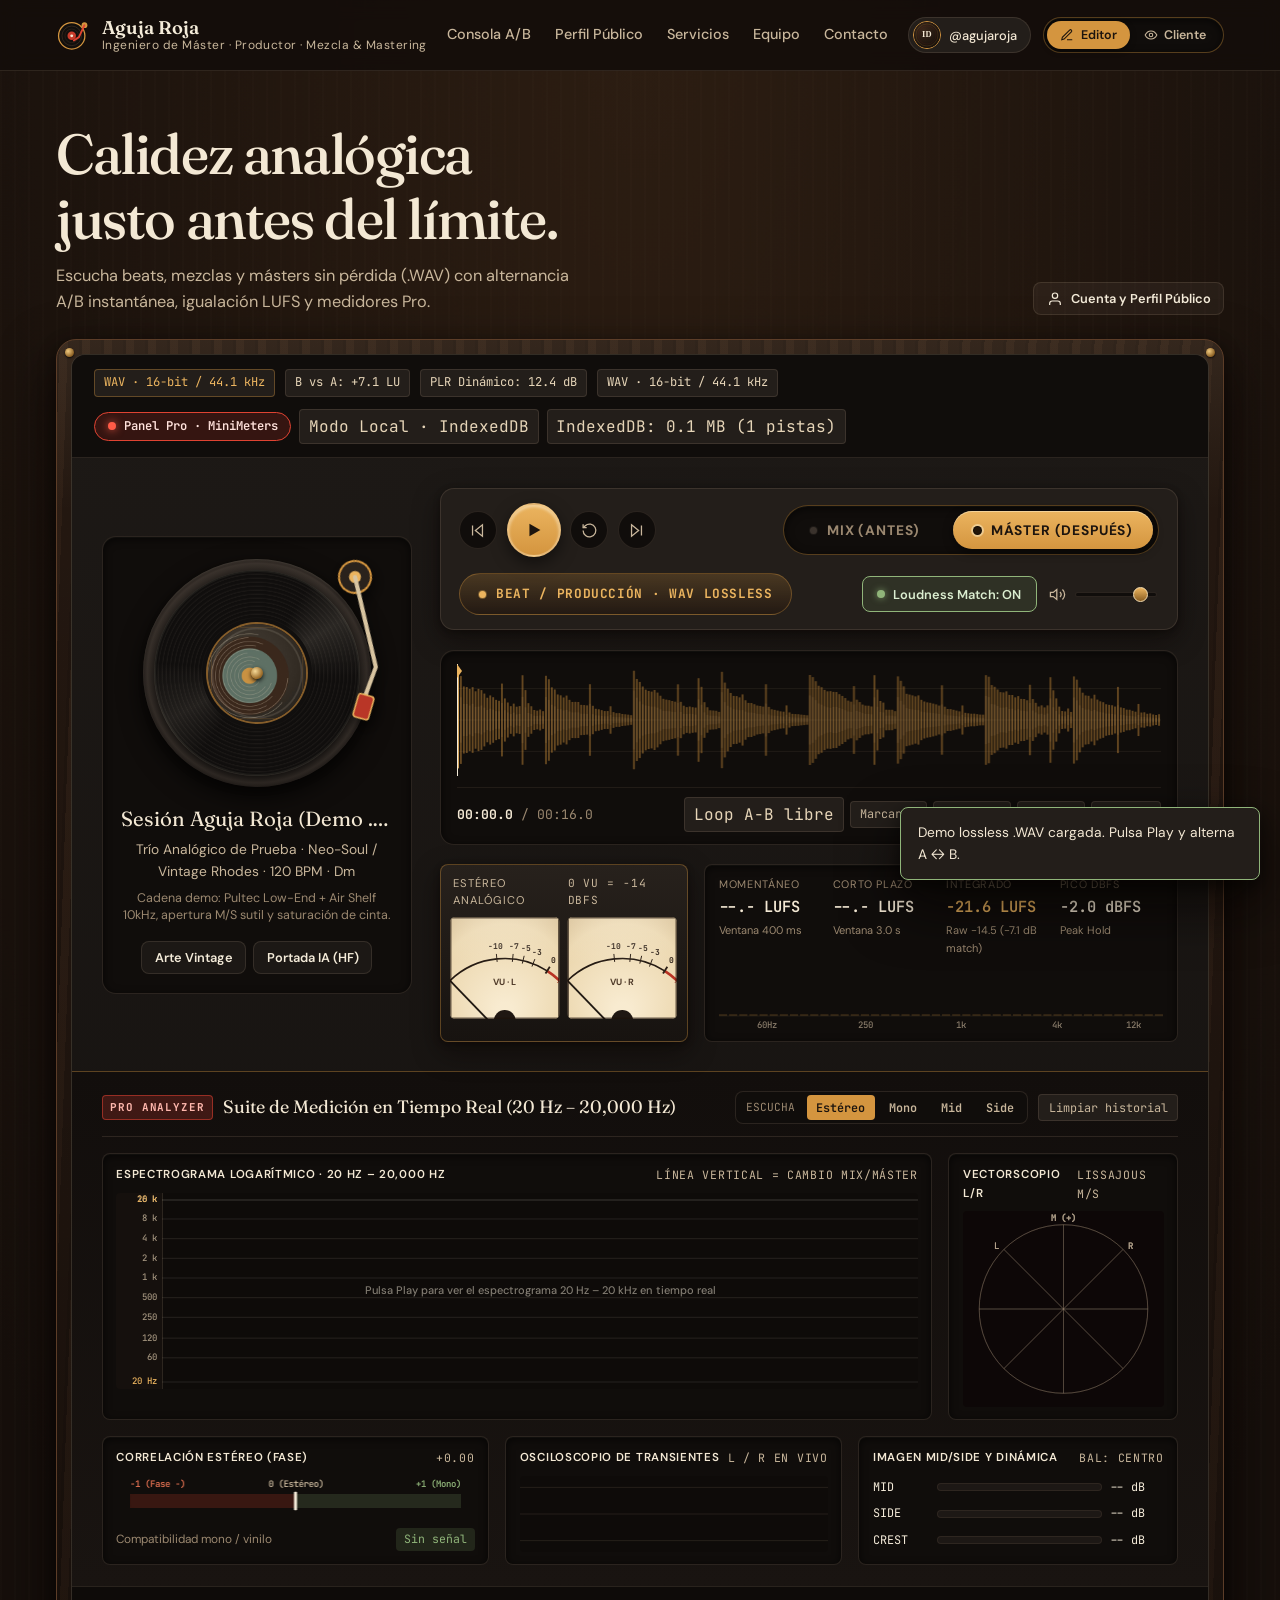
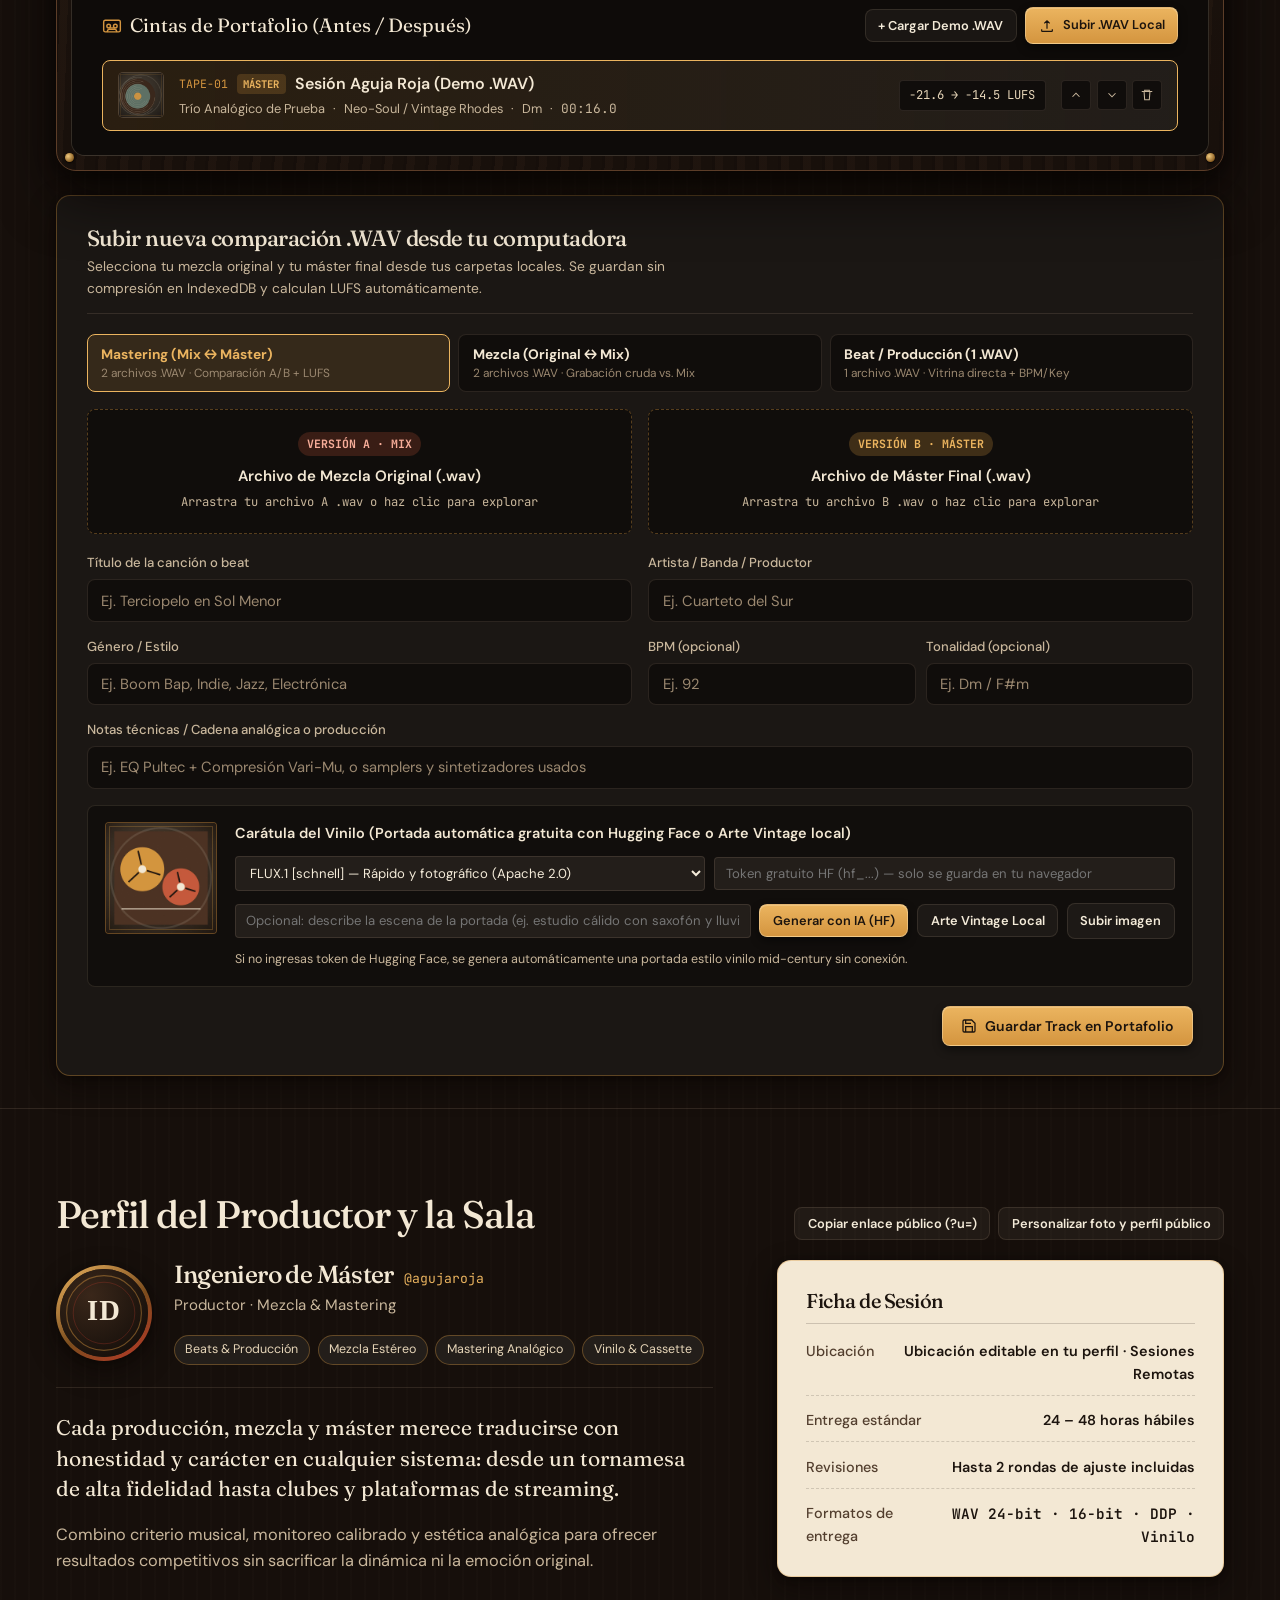
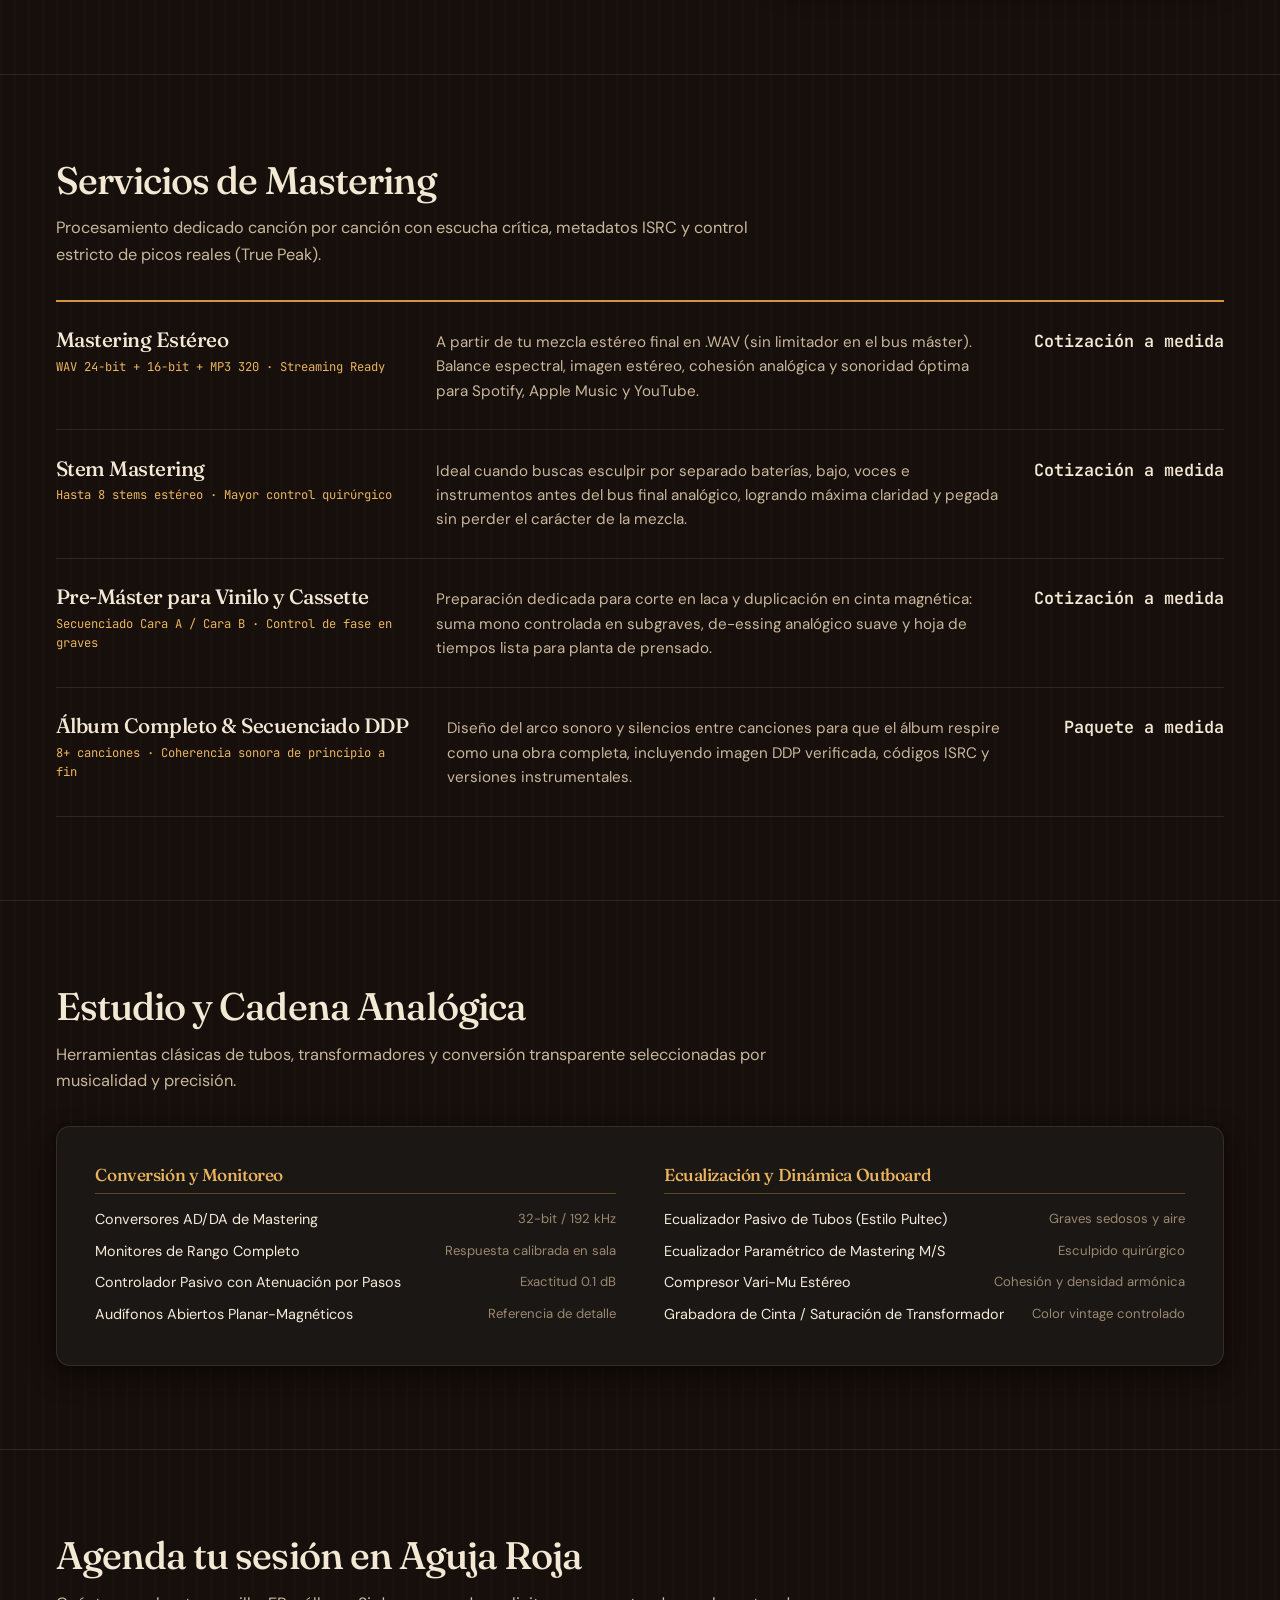
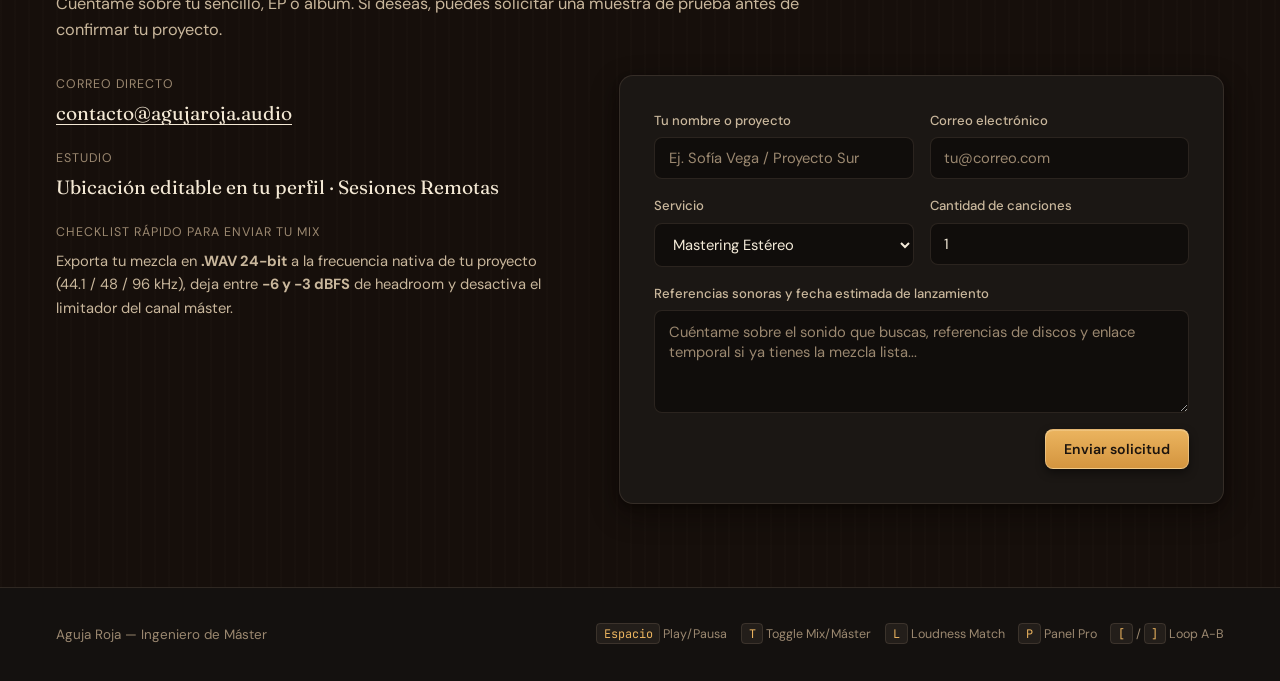
<file: index.html>
<!DOCTYPE html>
<html lang="es">
<head>
  <meta charset="UTF-8" />
  <meta name="viewport" content="width=device-width, initial-scale=1.0" />
  <title>Aguja Roja — Mastering Analógico y Comparador A/B (.WAV) Online</title>
  <meta
    name="description"
    content="Aguja Roja: estudio y portafolio interactivo de ingeniería de mastering analógico. Escucha comparaciones A/B sin pérdida (.WAV) con Loudness Matching LUFS, espectrograma 20 Hz–20 kHz, correlación estéreo y medidores VU."
  />
  <meta name="robots" content="index, follow" />
  <link rel="canonical" href="https://agujaroja.audio/" />

  <!-- Open Graph / Social Previews -->
  <meta property="og:type" content="website" />
  <meta property="og:locale" content="es_MX" />
  <meta property="og:site_name" content="Aguja Roja Mastering" />
  <meta property="og:title" content="Aguja Roja — Mastering Analógico y Comparador A/B (.WAV)" />
  <meta
    property="og:description"
    content="Calidez analógica justo antes del límite. Compara mezclas y másters .WAV en tiempo real con igualación LUFS y herramientas Pro de medición."
  />
  <meta name="twitter:card" content="summary_large_image" />
  <meta name="twitter:title" content="Aguja Roja — Mastering Analógico A/B" />
  <meta
    name="twitter:description"
    content="Portafolio de ingeniería de mastering con comparador A/B lossless, espectrograma 20Hz–20kHz y correlación estéreo."
  />

  <!-- Google Structured Data (JSON-LD SEO) -->
  <script type="application/ld+json">
    {
      "@context": "https://schema.org",
      "@type": "ProfessionalService",
      "name": "Aguja Roja Mastering",
      "description": "Ingeniería de mastering analógico híbrido, stem mastering y pre-máster para vinilo y cassette con comparador A/B sin pérdida en .WAV.",
      "url": "https://agujaroja.audio/",
      "priceRange": "$$",
      "areaServed": "Worldwide",
      "serviceType": [
        "Mastering Estéreo",
        "Stem Mastering",
        "Pre-Máster para Vinilo y Cassette",
        "Secuenciado de Álbum y DDP"
      ],
      "hasOfferCatalog": {
        "@type": "OfferCatalog",
        "name": "Servicios de Mastering Analógico",
        "itemListElement": [
          {
            "@type": "Offer",
            "itemOffered": { "@type": "Service", "name": "Mastering Estéreo (.WAV 24-bit y Streaming)" }
          },
          {
            "@type": "Offer",
            "itemOffered": { "@type": "Service", "name": "Stem Mastering Híbrido" }
          },
          {
            "@type": "Offer",
            "itemOffered": { "@type": "Service", "name": "Pre-Máster para Vinilo y Cassette" }
          }
        ]
      }
    }
  </script>

  <link rel="icon" type="image/svg+xml" href="assets/favicon.svg" />
  <link rel="preconnect" href="https://fonts.googleapis.com" />
  <link rel="preconnect" href="https://fonts.gstatic.com" crossorigin />
  <link
    href="https://fonts.googleapis.com/css2?family=DM+Sans:ital,opsz,wght@0,9..40,400;0,9..40,500;0,9..40,600;0,9..40,700;1,9..40,400&family=Fraunces:opsz,wght@9..144,400;9..144,500;9..144,600&family=JetBrains+Mono:wght@400;500;600;700&display=swap"
    rel="stylesheet"
  />
  <link rel="stylesheet" href="css/tokens.css" />
  <link rel="stylesheet" href="css/layout.css" />
  <link rel="stylesheet" href="css/console.css" />
  <link rel="stylesheet" href="css/pro-meters.css" />
  <link rel="stylesheet" href="css/editor.css" />
</head>
<body>
  <!-- ======================================================================
       HEADER: BRAND AGUJA ROJA, ACCOUNT SWITCHER & EDITOR / CLIENT MODE
       ====================================================================== -->
  <header class="site-header">
    <div class="container header-inner">
      <a href="#consola" class="brand-mark">
        <svg class="brand-vinyl-emblem" viewBox="0 0 40 40" fill="none" aria-hidden="true">
          <circle cx="18.5" cy="21" r="15.5" fill="#120F0D" stroke="#D4953F" stroke-width="1.5" />
          <circle cx="18.5" cy="21" r="11.5" stroke="#3E2E22" stroke-width="0.85" />
          <circle cx="18.5" cy="21" r="8" stroke="#30231A" stroke-width="0.85" />
          <circle cx="18.5" cy="21" r="5" fill="#C93B2B" />
          <circle cx="18.5" cy="21" r="1.7" fill="#F3E8D4" />
          <circle cx="33.5" cy="8.5" r="3.4" fill="#D4953F" />
          <path d="M33.5 8.5 L27 22.5 L21 26.5" stroke="#E04332" stroke-width="2.2" stroke-linecap="round" stroke-linejoin="round" />
        </svg>
        <span class="brand-text">
          <span class="brand-name" id="brandStudioName">Aguja Roja</span>
          <span class="brand-role" id="brandEngineerRole">Ingeniero de Máster</span>
        </span>
      </a>

      <nav class="main-nav" aria-label="Navegación principal">
        <a href="#consola">Consola A/B</a>
        <a href="#sobre-mi">Perfil Público</a>
        <a href="#servicios">Servicios</a>
        <a href="#equipo">Equipo</a>
        <a href="#contacto">Contacto</a>
      </nav>

      <div class="header-actions">
        <button type="button" class="account-pill-btn editor-only" id="headerAccountBtn" title="Gestionar cuenta o crear nuevo perfil de productor">
          <img class="account-pill-avatar" id="headerAccountAvatar" src="" alt="Avatar de cuenta activa" />
          <span id="headerAccountName">@agujaroja</span>
        </button>

        <div class="mode-switch" role="group" aria-label="Modo de visualización">
          <button type="button" class="mode-btn is-active" id="modeEditorBtn" aria-pressed="true">
            <svg viewBox="0 0 24 24" fill="none" stroke="currentColor" stroke-width="1.8" aria-hidden="true">
              <path d="M12 20h9M16.5 3.5a2.1 2.1 0 0 1 3 3L7 19l-4 1 1-4Z" />
            </svg>
            Editor
          </button>
          <button type="button" class="mode-btn" id="modeClientBtn" aria-pressed="false">
            <svg viewBox="0 0 24 24" fill="none" stroke="currentColor" stroke-width="1.8" aria-hidden="true">
              <path d="M2 12s3.5-7 10-7 10 7 10 7-3.5 7-10 7-10-7-10-7Z" />
              <circle cx="12" cy="12" r="3" />
            </svg>
            Cliente
          </button>
        </div>
      </div>
    </div>
  </header>

  <main>
    <!-- ====================================================================
         HERO + AGUJA ROJA WALNUT CONSOLE + PANEL PRO (MINIMETERS)
         ==================================================================== -->
    <section class="hero-section" id="consola">
      <div class="container">
        <div class="hero-head">
          <div>
            <h1 class="hero-title" id="heroTitle">
              Calidez analógica justo antes del límite.
            </h1>
            <p class="hero-lead" id="heroLead">
              Compara en tiempo real tu mezcla original frente al máster final sin pérdida (.WAV), con igualación automática LUFS y medidores Pro.
            </p>
          </div>
          <div class="editor-only">
            <button type="button" class="btn btn-ghost btn-sm" id="toggleProfileEditBtn">
              <svg viewBox="0 0 24 24" fill="none" stroke="currentColor" stroke-width="1.8" aria-hidden="true">
                <path d="M20 21v-2a4 4 0 0 0-4-4H8a4 4 0 0 0-4 4v2" />
                <circle cx="12" cy="7" r="4" />
              </svg>
              Cuenta y Perfil Público
            </button>
          </div>
        </div>

        <!-- PRODUCER ACCOUNT & PUBLIC PROFILE STUDIO DRAWER (EDITOR MODE) -->
        <div class="profile-editor-panel editor-only" id="profileEditorPanel" hidden>
          <div class="account-tabs-bar">
            <div class="account-tabs" role="tablist" aria-label="Gestión de cuentas y perfil">
              <button type="button" class="acc-tab-btn is-active" id="tabEditProfileBtn">Personalizar Perfil Público</button>
              <button type="button" class="acc-tab-btn" id="tabSwitchAccountBtn">Cuentas Guardadas</button>
              <button type="button" class="acc-tab-btn" id="tabCreateAccountBtn">+ Crear Cuenta de Productor</button>
            </div>
            <button type="button" class="btn btn-ghost btn-sm" id="closeProfileDrawerBtn">Cerrar</button>
          </div>

          <!-- TAB 1: CUSTOMIZE ACTIVE PUBLIC PROFILE + PHOTO -->
          <div id="profileEditTab">
            <form id="profileForm" class="vintage-form" style="padding:0; border:none; box-shadow:none; background:transparent;">
              <div class="avatar-upload-strip">
                <img class="avatar-preview-circle" id="editorAvatarPreview" src="" alt="Vista previa de foto de perfil" />
                <div style="flex:1 1 220px;">
                  <div style="font-weight:600; color:var(--parchment-light); font-size:0.92rem;">Foto de perfil del productor</div>
                  <p style="font-size:0.8rem; color:var(--text-secondary); margin-top:0.2rem;">
                    Se recorta automáticamente en formato circular HD y aparece en tu perfil público.
                  </p>
                  <div style="display:flex; flex-wrap:wrap; gap:0.5rem; margin-top:0.55rem;">
                    <label class="btn btn-brass btn-sm" style="cursor:pointer;">
                      Subir foto de perfil
                      <input type="file" id="profAvatarInput" accept="image/*" hidden />
                    </label>
                    <button type="button" class="btn btn-ghost btn-sm" id="removeAvatarBtn">Usar iniciales</button>
                  </div>
                </div>
              </div>

              <div class="form-row-2">
                <div class="field"><label for="profDisplayName">Nombre del Productor / Ingeniero</label><input id="profDisplayName" type="text" required /></div>
                <div class="field"><label for="profHandle">Usuario público (@handle)</label><input id="profHandle" type="text" placeholder="ej. carlos_master" required /></div>
              </div>
              <div class="form-row-2">
                <div class="field"><label for="profStudioName">Nombre del Estudio / Página</label><input id="profStudioName" type="text" required /></div>
                <div class="field"><label for="profRole">Rol / Especialidad principal</label><input id="profRole" type="text" placeholder="Ej. Ingeniero de Máster & Productor" /></div>
              </div>
              <div class="form-row-2">
                <div class="field"><label for="profHeroTitle">Titular principal del portafolio</label><input id="profHeroTitle" type="text" required /></div>
                <div class="field"><label for="profSpecialties">Géneros / Especialidades (separados por coma)</label><input id="profSpecialties" type="text" placeholder="Ej. Mastering Estéreo, Vinilo, Indie, Electrónica" /></div>
              </div>
              <div class="field"><label for="profHeroLead">Subtítulo descriptivo</label><textarea id="profHeroLead" rows="2"></textarea></div>
              <div class="form-row-2">
                <div class="field"><label for="profBio1">Biografía pública (Introducción)</label><textarea id="profBio1" rows="3"></textarea></div>
                <div class="field"><label for="profBio2">Biografía pública (Filosofía y cadena analógica)</label><textarea id="profBio2" rows="3"></textarea></div>
              </div>
              <div class="form-row-2">
                <div class="field"><label for="profLocation">Ubicación</label><input id="profLocation" type="text" /></div>
                <div class="field"><label for="profEmail">Correo de contacto</label><input id="profEmail" type="email" /></div>
              </div>
              <div class="form-row-2">
                <div class="field"><label for="profTurnaround">Tiempo de entrega</label><input id="profTurnaround" type="text" /></div>
                <div class="field"><label for="profRevisions">Política de revisiones</label><input id="profRevisions" type="text" /></div>
              </div>
              <div class="form-row-2">
                <div class="field"><label for="profInstagram">Instagram (usuario o enlace)</label><input id="profInstagram" type="text" placeholder="@agujaroja.audio" /></div>
                <div class="field"><label for="profSpotify">Créditos / Playlist Spotify (URL)</label><input id="profSpotify" type="text" placeholder="https://open.spotify.com/..." /></div>
              </div>
              <div class="form-row-2">
                <div class="field"><label for="profWebsite">Sitio web externo o enlace de portafolio</label><input id="profWebsite" type="text" placeholder="https://agujaroja.audio" /></div>
                <div style="display:flex; align-items:flex-end; justify-content:flex-end;"><button type="submit" class="btn btn-brass">Guardar perfil público</button></div>
              </div>
            </form>
          </div>

          <!-- TAB 2: SWITCH BETWEEN PRODUCER ACCOUNTS / CLOUD LOGIN -->
          <div id="accountSwitchTab" hidden>
            <div class="cloud-login-box" id="cloudLoginBox" hidden>
              <div style="display:flex; justify-content:space-between; align-items:center; gap:0.75rem; margin-bottom:0.65rem;">
                <strong style="font-size:0.88rem; color:var(--parchment-light);">Iniciar sesión en la nube (Supabase)</strong>
                <button type="button" class="btn btn-danger btn-sm" id="cloudSignOutBtn" hidden>Cerrar sesión</button>
              </div>
              <form id="cloudLoginForm" class="form-row-2" style="align-items:end;">
                <div class="field"><label for="cloudLoginEmail">Correo</label><input id="cloudLoginEmail" type="email" required /></div>
                <div class="field"><label for="cloudLoginPassword">Contraseña</label><input id="cloudLoginPassword" type="password" required /></div>
                <div style="grid-column:1 / -1; display:flex; justify-content:flex-end;"><button type="submit" class="btn btn-brass btn-sm">Entrar</button></div>
              </form>
            </div>
            <p style="font-size:0.86rem; color:var(--text-secondary); margin-bottom:0.85rem;">
              Cada cuenta mantiene su propia librería de pistas aislada. Selecciona un perfil para ver o administrar su catálogo.
            </p>
            <div class="accounts-list" id="accountsListContainer"></div>
          </div>

          <!-- TAB 3: CREATE NEW PRODUCER ACCOUNT -->
          <div id="accountCreateTab" hidden>
            <form id="createAccountForm" class="vintage-form" style="padding:0; border:none; box-shadow:none; background:transparent;">
              <div class="avatar-upload-strip">
                <img class="avatar-preview-circle" id="newAccAvatarPreview" src="" alt="Avatar de nueva cuenta" />
                <div>
                  <div style="font-weight:600; color:var(--parchment-light); font-size:0.9rem;">Foto de perfil inicial (opcional)</div>
                  <label class="btn btn-ghost btn-sm" style="cursor:pointer; margin-top:0.45rem;">
                    Elegir fotografía
                    <input type="file" id="newAccAvatarInput" accept="image/*" hidden />
                  </label>
                </div>
              </div>

              <div class="form-row-2">
                <div class="field"><label for="newAccName">Nombre completo o artístico</label><input id="newAccName" type="text" placeholder="Ej. Mateo Salas" required /></div>
                <div class="field"><label for="newAccHandle">Usuario único (@handle)</label><input id="newAccHandle" type="text" placeholder="Ej. mateosalas" required /></div>
              </div>
              <div class="form-row-2">
                <div class="field"><label for="newAccStudio">Nombre del estudio</label><input id="newAccStudio" type="text" value="Aguja Roja" /></div>
                <div class="field"><label for="newAccRole">Rol profesional</label><input id="newAccRole" type="text" placeholder="Ej. Productor e Ingeniero de Máster" /></div>
              </div>
              <div class="form-row-2">
                <div class="field"><label for="newAccEmail">Correo profesional</label><input id="newAccEmail" type="email" placeholder="nombre@agujaroja.audio" /></div>
                <div class="field"><label for="newAccPin" id="newAccPinLabel">PIN de acceso local (opcional)</label><input id="newAccPin" type="password" placeholder="Deja vacío en modo local o mín. 6 caracteres en nube" autocomplete="new-password" /></div>
              </div>
              <div style="display:flex; justify-content:flex-end;"><button type="submit" class="btn btn-brass">Crear cuenta y activar perfil</button></div>
            </form>
          </div>
        </div>

        <!-- WALNUT MASTERING CONSOLE -->
        <div class="mastering-console walnut-surface" aria-label="Consola de comparación A/B Aguja Roja">
          <span class="cabinet-screw tl" aria-hidden="true"></span>
          <span class="cabinet-screw tr" aria-hidden="true"></span>
          <span class="cabinet-screw bl" aria-hidden="true"></span>
          <span class="cabinet-screw br" aria-hidden="true"></span>

          <div class="console-faceplate">
            <!-- Top Technical Format Bar + Panel Pro Toggle -->
            <div class="console-top-bar">
              <div class="track-format-specs">
                <span class="spec-chip is-lossless" id="specFormatChip">WAV · Sin señal</span>
                <span class="spec-chip tabular-nums" id="specLufsDeltaChip">Delta: -- dB</span>
                <span class="spec-chip tabular-nums" id="specPlrChip">PLR Dinámico: -- dB</span>
                <span class="spec-chip" id="trackLoadingStatus">Listo</span>
              </div>
              <div class="console-utility-actions">
                <button
                  type="button"
                  class="pro-toggle-btn is-active"
                  id="proPanelToggleBtn"
                  aria-expanded="true"
                  aria-controls="proMetersRack"
                  title="Mostrar u ocultar Panel Pro estilo MiniMeters (Tecla P)"
                >
                  <span class="pro-lamp" aria-hidden="true"></span>
                  Panel Pro · MiniMeters
                </button>
                <span class="spec-chip" id="cloudModeChip">Modo Local · IndexedDB</span>
                <span class="spec-chip tabular-nums editor-only" id="storageUsageBadge">IndexedDB: 0 MB</span>
              </div>
            </div>

            <!-- Main Stage: Spinning Vinyl Turntable + A/B Controls + Waveform + VU/LUFS -->
            <div class="console-main-grid">
              <!-- LEFT: VINTAGE VINYL TURNTABLE -->
              <div class="turntable-deck" id="turntableDeck">
                <div class="platter-stage">
                  <div class="platter-rim" aria-hidden="true"></div>
                  <div class="vinyl-disc" id="vinylDisc">
                    <div class="vinyl-label">
                      <img id="vinylCoverImg" src="" alt="Carátula en el sello central del vinilo" />
                    </div>
                    <div class="vinyl-spindle" aria-hidden="true"></div>
                  </div>
                  <!-- Stylized Vintage Brushed-Brass & Crimson Aguja Roja Tonearm -->
                  <svg class="tonearm-svg" viewBox="0 0 82 175" fill="none" aria-hidden="true">
                    <circle cx="54" cy="26" r="16" fill="#2A221C" stroke="#D4953F" stroke-width="2" />
                    <circle cx="54" cy="26" r="6" fill="#EBB45F" />
                    <path d="M54 26 L46 118 L24 146" stroke="#D8C4A0" stroke-width="4.2" stroke-linecap="round" stroke-linejoin="round" />
                    <rect x="14" y="140" width="16" height="24" rx="3" transform="rotate(34 22 152)" fill="#B93627" stroke="#EBB45F" stroke-width="1.5" />
                  </svg>
                </div>

                <div class="turntable-track-info">
                  <div class="turntable-title" id="turntableTitle">Cargando sesión...</div>
                  <div class="turntable-artist" id="turntableArtist">Aguja Roja</div>
                  <p class="turntable-notes" id="turntableNotes"></p>
                </div>

                <div class="turntable-cover-actions editor-only">
                  <button type="button" class="btn btn-ghost btn-sm" id="regenActiveCoverVintageBtn" title="Generar nueva carátula vintage en lienzo local">
                    Arte Vintage
                  </button>
                  <button type="button" class="btn btn-ghost btn-sm" id="regenActiveCoverHfBtn" title="Generar portada con IA gratuita de Hugging Face">
                    Portada IA (HF)
                  </button>
                </div>
              </div>

              <!-- RIGHT: TRANSPORT, PHYSICAL A/B SWITCH, WAVEFORM & METERS -->
              <div class="console-controls-area">
                <div class="ab-switch-row">
                  <div class="transport-cluster">
                    <button type="button" class="transport-icon-btn" id="prevTrackBtn" aria-label="Pista anterior" title="Pista anterior">
                      <svg viewBox="0 0 24 24" fill="none" stroke="currentColor" stroke-width="1.8">
                        <path d="M19 20 9 12l10-8v16ZM5 19V5" />
                      </svg>
                    </button>

                    <button type="button" class="play-btn" id="playPauseBtn" aria-label="Reproducir comparación A/B" title="Reproducir / Pausar (Espacio)">
                      <svg id="playIcon" viewBox="0 0 24 24" fill="currentColor">
                        <path d="M7 5.2v13.6L19 12 7 5.2Z" />
                      </svg>
                      <svg id="pauseIcon" viewBox="0 0 24 24" fill="currentColor" style="display:none;">
                        <rect x="6" y="5" width="4.5" height="14" rx="1" />
                        <rect x="13.5" y="5" width="4.5" height="14" rx="1" />
                      </svg>
                    </button>

                    <button type="button" class="transport-icon-btn" id="rewindBtn" aria-label="Volver al inicio" title="Volver al inicio">
                      <svg viewBox="0 0 24 24" fill="none" stroke="currentColor" stroke-width="1.8">
                        <path d="M3 12a9 9 0 1 0 3-6.7L3 8" />
                        <path d="M3 3v5h5" />
                      </svg>
                    </button>

                    <button type="button" class="transport-icon-btn" id="nextTrackBtn" aria-label="Siguiente pista" title="Siguiente pista">
                      <svg viewBox="0 0 24 24" fill="none" stroke="currentColor" stroke-width="1.8">
                        <path d="m5 4 10 8-10 8V4ZM19 5v14" />
                      </svg>
                    </button>
                  </div>

                  <!-- HERO PHYSICAL A/B SWITCH (adapts labels for Master / Mix, or hides for single-file Beat) -->
                  <div class="ab-hardware-switch" id="abSwitchGroup" role="group" aria-label="Selector instantáneo entre Versión A y Versión B">
                    <button type="button" class="ab-side-btn" id="switchMixBtn" data-version="mix" aria-pressed="false" title="Escuchar Versión A (Tecla T)">
                      <span class="lamp-dot" aria-hidden="true"></span>
                      <span id="switchALabel">MIX (Antes)</span>
                    </button>
                    <button type="button" class="ab-side-btn is-active" id="switchMasterBtn" data-version="master" aria-pressed="true" title="Escuchar Versión B (Tecla T)">
                      <span class="lamp-dot" aria-hidden="true"></span>
                      <span id="switchBLabel">MÁSTER (Después)</span>
                    </button>
                  </div>
                  <div class="single-track-badge" id="singleTrackBanner" hidden>
                    <span class="lamp-dot" style="background:var(--brass-bright);" aria-hidden="true"></span>
                    <span id="singleTrackLabel">BEAT / PRODUCCIÓN · WAV LOSSLESS</span>
                  </div>

                  <!-- Loudness Match + Volume -->
                  <div class="loudness-cluster">
                    <button
                      type="button"
                      class="match-toggle-btn is-active"
                      id="loudnessMatchBtn"
                      aria-pressed="true"
                      title="Iguala automáticamente los LUFS entre Mix y Máster (Tecla L)"
                    >
                      <span class="match-led" aria-hidden="true"></span>
                      <span id="loudnessMatchLabel">Loudness Match: ON</span>
                    </button>

                    <label class="volume-control" title="Volumen de monitoreo">
                      <svg viewBox="0 0 24 24" fill="none" stroke="currentColor" stroke-width="1.8" aria-hidden="true">
                        <path d="M11 5 6 9H2v6h4l5 4V5Z" />
                        <path d="M15.5 8.5a5 5 0 0 1 0 7M19 5a9.5 9.5 0 0 1 0 14" />
                      </svg>
                      <span class="sr-only">Volumen</span>
                      <input type="range" class="volume-slider" id="volumeSlider" min="0" max="1" step="0.01" value="0.88" />
                    </label>
                  </div>
                </div>

                <!-- INTERACTIVE WAVEFORM + A-B SECTION LOOP -->
                <div class="waveform-panel">
                  <div class="waveform-canvas-wrap" id="waveformWrap" title="Haz clic o arrastra para saltar a cualquier segundo">
                    <canvas id="waveformCanvas" aria-label="Forma de onda interactiva"></canvas>
                  </div>

                  <div class="waveform-footer">
                    <div class="time-display tabular-nums">
                      <strong id="timeCurrent">00:00.0</strong>
                      <span>/</span>
                      <span id="timeTotal">00:00.0</span>
                    </div>

                    <div class="ab-loop-controls" role="group" aria-label="Controles de bucle A-B">
                      <span class="spec-chip tabular-nums" id="loopRangeLabel">Loop A-B libre</span>
                      <button type="button" class="loop-chip-btn" id="setLoopABtn" title="Marcar punto A en el cabezal (Tecla [)">Marcar A</button>
                      <button type="button" class="loop-chip-btn" id="setLoopBBtn" title="Marcar punto B y activar loop (Tecla ])">Marcar B</button>
                      <button type="button" class="loop-chip-btn" id="loopToggleBtn" aria-pressed="false" title="Activar o pausar Loop A-B">
                        <svg viewBox="0 0 24 24" fill="none" stroke="currentColor" stroke-width="1.8" aria-hidden="true">
                          <path d="m17 2 4 4-4 4" />
                          <path d="M3 11v-1a4 4 0 0 1 4-4h14" />
                          <path d="m7 22-4-4 4-4" />
                          <path d="M21 13v1a4 4 0 0 1-4 4H3" />
                        </svg>
                        Loop
                      </button>
                      <button type="button" class="loop-chip-btn" id="clearLoopBtn" title="Limpiar sección A-B">Limpiar</button>
                    </div>
                  </div>
                </div>

                <!-- ANALOG VU METERS + PRECISION LUFS & SPECTRUM RACK -->
                <div class="metering-deck">
                  <div class="vu-meter-box">
                    <div class="vu-header">
                      <span>Estéreo Analógico</span>
                      <span class="tabular-nums">0 VU = -14 dBFS</span>
                    </div>
                    <canvas id="vuCanvas" aria-label="Medidores VU analógicos izquierdo y derecho"></canvas>
                  </div>

                  <div class="digital-meters-panel">
                    <div class="telemetry-strip">
                      <div class="meter-readout">
                        <span class="meter-label">Momentáneo</span>
                        <span class="meter-value tabular-nums" id="meterMomentary">--.- LUFS</span>
                        <span class="meter-sub">Ventana 400 ms</span>
                      </div>
                      <div class="meter-readout">
                        <span class="meter-label">Corto Plazo</span>
                        <span class="meter-value tabular-nums" id="meterShortTerm">--.- LUFS</span>
                        <span class="meter-sub">Ventana 3.0 s</span>
                      </div>
                      <div class="meter-readout">
                        <span class="meter-label">Integrado</span>
                        <span class="meter-value is-brass tabular-nums" id="meterIntegrated">--.- LUFS</span>
                        <span class="meter-sub" id="meterIntegratedSub">BS.1770-4</span>
                      </div>
                      <div class="meter-readout">
                        <span class="meter-label">Pico dBFS</span>
                        <span class="meter-value tabular-nums" id="meterPeak">--.- dBFS</span>
                        <span class="meter-sub">Peak Hold</span>
                      </div>
                    </div>
                    <canvas id="spectrumCanvas" aria-label="Analizador de espectro en tiempo real"></canvas>
                  </div>
                </div>
              </div>
            </div>

            <!-- ==============================================================
                 PANEL PRO (MINIMETERS SUITE): 20Hz-20kHz SPECTROGRAM,
                 CORRELATION, VECTORSCOPE, OSCILLOSCOPE & MONO/MID/SIDE MATRIX
                 ============================================================== -->
            <div class="pro-meters-rack" id="proMetersRack">
              <div class="pro-rack-header">
                <div class="pro-rack-title">
                  <span class="pro-badge">PRO ANALYZER</span>
                  Suite de Medición en Tiempo Real (20 Hz – 20,000 Hz)
                </div>

                <div style="display:flex; flex-wrap:wrap; align-items:center; gap:0.65rem;">
                  <div class="monitor-matrix" role="group" aria-label="Matriz de monitoreo Estéreo, Mono, Mid y Side">
                    <span class="matrix-label">Escucha</span>
                    <button type="button" class="matrix-btn is-active" data-monitor-mode="stereo">Estéreo</button>
                    <button type="button" class="matrix-btn" data-monitor-mode="mono">Mono</button>
                    <button type="button" class="matrix-btn" data-monitor-mode="mid">Mid</button>
                    <button type="button" class="matrix-btn" data-monitor-mode="side">Side</button>
                  </div>
                  <button type="button" class="loop-chip-btn" id="clearSpectrogramBtn" title="Limpiar historial del espectrograma">
                    Limpiar historial
                  </button>
                </div>
              </div>

              <!-- Row 1: Wide 20Hz-20kHz Waterfall Spectrogram + Lissajous Vectorscope -->
              <div class="pro-grid-top">
                <div class="pro-module">
                  <div class="pro-module-head">
                    <strong>Espectrograma Logarítmico · 20 Hz – 20,000 Hz</strong>
                    <span class="tabular-nums">Línea vertical = cambio Mix/Máster</span>
                  </div>
                  <canvas id="spectrogramCanvas" aria-label="Espectrograma en vivo de 20 a 20,000 Hz"></canvas>
                </div>

                <div class="pro-module">
                  <div class="pro-module-head">
                    <strong>Vectorscopio L/R</strong>
                    <span class="tabular-nums">Lissajous M/S</span>
                  </div>
                  <canvas id="vectorscopeCanvas" aria-label="Vectorscopio estéreo Lissajous"></canvas>
                </div>
              </div>

              <!-- Row 2: Stereo Correlation + Live Oscilloscope + Mid/Side & Crest -->
              <div class="pro-grid-bottom">
                <div class="pro-module">
                  <div class="pro-module-head">
                    <strong>Correlación Estéreo (Fase)</strong>
                    <span class="tabular-nums" id="proCorrValue">+0.00</span>
                  </div>
                  <canvas id="correlationCanvas" aria-label="Medidor de correlación estéreo de -1 a +1"></canvas>
                  <div class="corr-status-row">
                    <span style="color:var(--text-muted); font-size:0.74rem;">Compatibilidad mono / vinilo</span>
                    <span class="corr-status-pill" id="proCorrBadge">Sin señal</span>
                  </div>
                </div>

                <div class="pro-module">
                  <div class="pro-module-head">
                    <strong>Osciloscopio de Transientes</strong>
                    <span class="tabular-nums">L / R en vivo</span>
                  </div>
                  <canvas id="oscilloscopeCanvas" aria-label="Osciloscopio de forma de onda en vivo"></canvas>
                </div>

                <div class="pro-module">
                  <div class="pro-module-head">
                    <strong>Imagen Mid/Side y Dinámica</strong>
                    <span class="tabular-nums" id="proBalanceVal">Bal: Centro</span>
                  </div>
                  <div class="ms-metrics-list">
                    <div class="ms-bar-row">
                      <span class="tabular-nums">MID</span>
                      <div class="ms-bar-track"><div class="ms-bar-fill" id="proMidBar"></div></div>
                      <span class="tabular-nums" id="proMidVal">-72 dB</span>
                    </div>
                    <div class="ms-bar-row">
                      <span class="tabular-nums">SIDE</span>
                      <div class="ms-bar-track"><div class="ms-bar-fill is-side" id="proSideBar"></div></div>
                      <span class="tabular-nums" id="proSideVal">-72 dB</span>
                    </div>
                    <div class="ms-bar-row">
                      <span class="tabular-nums">CREST</span>
                      <div class="ms-bar-track"><div class="ms-bar-fill is-crest" id="proCrestBar"></div></div>
                      <span class="tabular-nums" id="proCrestVal">0.0 dB</span>
                    </div>
                  </div>
                </div>
              </div>
            </div>

            <!-- CASSETTE TAPE LIBRARY / PLAYLIST -->
            <div class="cassette-bay">
              <div class="bay-header">
                <div class="bay-title">
                  <svg viewBox="0 0 24 24" fill="none" stroke="currentColor" stroke-width="1.7" aria-hidden="true">
                    <rect x="2" y="5" width="20" height="14" rx="2" />
                    <circle cx="8" cy="12" r="2.2" />
                    <circle cx="16" cy="12" r="2.2" />
                    <path d="M8 14.2h8M6 19l1.5-3h9L18 19" />
                  </svg>
                  Cintas de Portafolio (Antes / Después)
                </div>

                <div class="bay-actions editor-only">
                  <button type="button" class="btn btn-ghost btn-sm" id="loadDemoBtn">
                    + Cargar Demo .WAV
                  </button>
                  <a href="#uploadDrawer" class="btn btn-brass btn-sm">
                    <svg viewBox="0 0 24 24" fill="none" stroke="currentColor" stroke-width="1.8" aria-hidden="true">
                      <path d="M12 16V4m0 0-4 4m4-4 4 4M4 17v2a1 1 0 0 0 1 1h14a1 1 0 0 0 1-1v-2" />
                    </svg>
                    Subir .WAV Local
                  </a>
                </div>
              </div>

              <div class="track-list" id="trackList"></div>
            </div>
          </div>
        </div>

        <!-- ================================================================
             EDITOR MODE: LOCAL .WAV UPLOADER & HUGGING FACE COVER ART STUDIO
             ================================================================ -->
        <div class="upload-drawer editor-only" id="uploadDrawer">
          <div class="drawer-header">
            <div>
              <h2>Subir nueva comparación .WAV desde tu computadora</h2>
              <p style="font-size:0.86rem; color:var(--text-secondary); margin-top:0.25rem;">
                Selecciona tu mezcla original y tu máster final desde tus carpetas locales. Se guardan sin compresión en IndexedDB y calculan LUFS automáticamente.
              </p>
            </div>
          </div>

          <form id="uploadTrackForm">
            <!-- 3-MODE CREATOR SELECTOR: MASTERING / MIXING / BEAT -->
            <div class="track-mode-selector" role="radiogroup" aria-label="Tipo de obra a subir">
              <button type="button" class="track-mode-pill is-active" id="uploadModeMaster" data-upload-mode="master">
                <strong>Mastering (Mix ↔ Máster)</strong>
                <span>2 archivos .WAV · Comparación A/B + LUFS</span>
              </button>
              <button type="button" class="track-mode-pill" id="uploadModeMix" data-upload-mode="mix">
                <strong>Mezcla (Original ↔ Mix)</strong>
                <span>2 archivos .WAV · Grabación cruda vs. Mix</span>
              </button>
              <button type="button" class="track-mode-pill" id="uploadModeBeat" data-upload-mode="beat">
                <strong>Beat / Producción (1 .WAV)</strong>
                <span>1 archivo .WAV · Vitrina directa + BPM/Key</span>
              </button>
            </div>

            <div class="upload-drop-grid" id="uploadDropGrid">
              <label class="wav-dropzone" id="mixDropzone">
                <input type="file" id="mixFileInput" accept=".wav,audio/wav,audio/x-wav,audio/*" />
                <span class="dropzone-badge is-mix" id="dropBadgeA">VERSIÓN A · MIX</span>
                <div class="dropzone-title" id="dropTitleA">Archivo de Mezcla Original (.wav)</div>
                <div class="dropzone-file" id="mixFileLabel">Arrastra tu archivo A .wav o haz clic para explorar</div>
              </label>

              <label class="wav-dropzone" id="masterDropzone">
                <input type="file" id="masterFileInput" accept=".wav,audio/wav,audio/x-wav,audio/*" />
                <span class="dropzone-badge is-master" id="dropBadgeB">VERSIÓN B · MÁSTER</span>
                <div class="dropzone-title" id="dropTitleB">Archivo de Máster Final (.wav)</div>
                <div class="dropzone-file" id="masterFileLabel">Arrastra tu archivo B .wav o haz clic para explorar</div>
              </label>
            </div>

            <div class="form-row-2">
              <div class="field"><label for="uploadTitle">Título de la canción o beat</label><input id="uploadTitle" type="text" placeholder="Ej. Terciopelo en Sol Menor" required /></div>
              <div class="field"><label for="uploadArtist">Artista / Banda / Productor</label><input id="uploadArtist" type="text" placeholder="Ej. Cuarteto del Sur" required /></div>
            </div>

            <div class="form-row-2" style="margin-top:0.85rem;">
              <div class="field"><label for="uploadGenre">Género / Estilo</label><input id="uploadGenre" type="text" placeholder="Ej. Boom Bap, Indie, Jazz, Electrónica" /></div>
              <div class="form-row-2" style="gap:0.65rem;">
                <div class="field"><label for="uploadBpm">BPM (opcional)</label><input id="uploadBpm" type="number" min="40" max="260" placeholder="Ej. 92" /></div>
                <div class="field"><label for="uploadKey">Tonalidad (opcional)</label><input id="uploadKey" type="text" placeholder="Ej. Dm / F#m" /></div>
              </div>
            </div>

            <div class="field" style="margin-top:0.85rem;">
              <label for="uploadNotes">Notas técnicas / Cadena analógica o producción</label>
              <input id="uploadNotes" type="text" placeholder="Ej. EQ Pultec + Compresión Vari-Mu, o samplers y sintetizadores usados" />
            </div>

            <!-- COVER ART & HUGGING FACE FREE MODELS STUDIO -->
            <div class="cover-studio-box">
              <div class="cover-preview-square">
                <img id="uploadCoverPreview" src="" alt="Vista previa de carátula del vinilo" />
              </div>

              <div class="hf-controls-grid">
                <div style="font-weight:600; font-size:0.9rem; color:var(--parchment-light);">
                  Carátula del Vinilo (Portada automática gratuita con Hugging Face o Arte Vintage local)
                </div>

                <div class="hf-row">
                  <select id="hfModelSelect" aria-label="Modelo gratuito de Hugging Face" style="flex:1 1 240px;"></select>
                  <input
                    id="hfTokenInput"
                    type="password"
                    placeholder="Token gratuito HF (hf_...) — solo se guarda en tu navegador"
                    style="flex:1 1 230px;"
                    autocomplete="off"
                  />
                </div>

                <div class="hf-row">
                  <input
                    id="hfMoodPrompt"
                    type="text"
                    placeholder="Opcional: describe la escena de la portada (ej. estudio cálido con saxofón y lluvia nocturna)"
                    style="flex:1 1 260px;"
                  />
                  <button type="button" class="btn btn-brass btn-sm" id="hfGenerateBtn">
                    Generar con IA (HF)
                  </button>
                  <button type="button" class="btn btn-ghost btn-sm" id="randomVintageCoverBtn">
                    Arte Vintage Local
                  </button>
                  <label class="btn btn-ghost btn-sm" style="cursor:pointer;">
                    Subir imagen
                    <input type="file" id="customCoverInput" accept="image/*" hidden />
                  </label>
                </div>

                <div class="hf-status-line" id="hfStatusLine">
                  Si no ingresas token de Hugging Face, se genera automáticamente una portada estilo vinilo mid-century sin conexión.
                </div>
              </div>
            </div>

            <div style="display:flex; flex-wrap:wrap; align-items:center; justify-content:space-between; gap:1rem; margin-top:1.15rem;">
              <div class="upload-progress" id="uploadProgress"></div>
              <button type="submit" class="btn btn-brass" id="saveTrackBtn">
                <svg viewBox="0 0 24 24" fill="none" stroke="currentColor" stroke-width="1.9" aria-hidden="true">
                  <path d="M19 21H5a2 2 0 0 1-2-2V5a2 2 0 0 1 2-2h11l5 5v11a2 2 0 0 1-2 2Z" />
                  <path d="M17 21v-8H7v8M7 3v5h8" />
                </svg>
                Guardar Track en Portafolio
              </button>
            </div>
          </form>
        </div>
      </div>
    </section>

    <!-- ====================================================================
         PUBLIC PRODUCER PROFILE / ABOUT SECTION (CUSTOMIZABLE PER ACCOUNT)
         ==================================================================== -->
    <section class="portfolio-section" id="sobre-mi">
      <div class="container">
        <div style="display:flex; flex-wrap:wrap; align-items:baseline; justify-content:space-between; gap:1rem; margin-bottom:1.25rem;">
          <h2 class="section-heading" style="margin-bottom:0;">Perfil del Productor y la Sala</h2>
          <div style="display:flex; flex-wrap:wrap; gap:0.5rem;">
            <button type="button" class="btn btn-ghost btn-sm" id="copyPublicLinkBtn">
              Copiar enlace público (?u=)
            </button>
            <button type="button" class="btn btn-ghost btn-sm editor-only" id="editPublicProfileBtn">
              Personalizar foto y perfil público
            </button>
          </div>
        </div>

        <div class="bio-grid">
          <div>
            <!-- Producer Portrait + Handle + Role -->
            <div class="producer-identity-card">
              <div class="producer-portrait-frame">
                <img id="publicProfileAvatar" src="" alt="Foto de perfil del productor" />
              </div>
              <div class="producer-identity-meta">
                <div class="producer-name-row">
                  <h3 id="publicProfileName">Ingeniero de Máster</h3>
                  <span class="producer-handle" id="publicProfileHandle">@agujaroja</span>
                </div>
                <div class="producer-role-text" id="publicProfileRole">Mastering Analógico & Productor</div>
                <div class="specialties-row" id="publicSpecialtiesList"></div>
              </div>
            </div>

            <div class="bio-copy">
              <p id="bioPara1">
                Cada disco merece una traducción honesta, profunda y emotiva en cualquier sistema: desde un tornamesa de alta fidelidad hasta plataformas de streaming y clubes.
              </p>
              <p id="bioPara2">
                Combino conversión de referencia, ecualización y compresión analógica híbrida y monitoreo calibrado para darle a cada obra dimensión, balance tonal y pegada sin sacrificar su respiración musical.
              </p>
            </div>

            <div class="socials-row" id="publicSocialLinks"></div>
          </div>

          <aside class="studio-plaque" aria-label="Especificaciones de sesión">
            <h3>Ficha de Sesión</h3>
            <ul class="plaque-list">
              <li>
                <span class="plaque-label">Ubicación</span>
                <span class="plaque-value" id="plaqueLocation">Ciudad de México · Sesiones Remotas</span>
              </li>
              <li>
                <span class="plaque-label">Entrega estándar</span>
                <span class="plaque-value" id="plaqueTurnaround">24 – 48 horas hábiles</span>
              </li>
              <li>
                <span class="plaque-label">Revisiones</span>
                <span class="plaque-value" id="plaqueRevisions">Hasta 2 rondas de ajuste incluidas</span>
              </li>
              <li>
                <span class="plaque-label">Formatos de entrega</span>
                <span class="plaque-value tabular-nums">WAV 24-bit · 16-bit · DDP · Vinilo</span>
              </li>
            </ul>
          </aside>
        </div>
      </div>
    </section>

    <!-- ====================================================================
         SERVICES & RATES LEDGER
         ==================================================================== -->
    <section class="portfolio-section" id="servicios">
      <div class="container">
        <h2 class="section-heading">Servicios de Mastering</h2>
        <p class="section-intro">
          Procesamiento dedicado canción por canción con escucha crítica, metadatos ISRC y control estricto de picos reales (True Peak).
        </p>

        <div class="services-ledger">
          <article class="service-row">
            <div>
              <h3 class="service-name">Mastering Estéreo</h3>
              <span class="service-deliverables">WAV 24-bit + 16-bit + MP3 320 · Streaming Ready</span>
            </div>
            <p class="service-desc">
              A partir de tu mezcla estéreo final en .WAV (sin limitador en el bus máster). Balance espectral, imagen estéreo, cohesión analógica y sonoridad óptima para Spotify, Apple Music y YouTube.
            </p>
            <div class="service-rate tabular-nums">Cotización a medida</div>
          </article>

          <article class="service-row">
            <div>
              <h3 class="service-name">Stem Mastering</h3>
              <span class="service-deliverables">Hasta 8 stems estéreo · Mayor control quirúrgico</span>
            </div>
            <p class="service-desc">
              Ideal cuando buscas esculpir por separado baterías, bajo, voces e instrumentos antes del bus final analógico, logrando máxima claridad y pegada sin perder el carácter de la mezcla.
            </p>
            <div class="service-rate tabular-nums">Cotización a medida</div>
          </article>

          <article class="service-row">
            <div>
              <h3 class="service-name">Pre-Máster para Vinilo y Cassette</h3>
              <span class="service-deliverables">Secuenciado Cara A / Cara B · Control de fase en graves</span>
            </div>
            <p class="service-desc">
              Preparación dedicada para corte en laca y duplicación en cinta magnética: suma mono controlada en subgraves, de-essing analógico suave y hoja de tiempos lista para planta de prensado.
            </p>
            <div class="service-rate tabular-nums">Cotización a medida</div>
          </article>

          <article class="service-row">
            <div>
              <h3 class="service-name">Álbum Completo & Secuenciado DDP</h3>
              <span class="service-deliverables">8+ canciones · Coherencia sonora de principio a fin</span>
            </div>
            <p class="service-desc">
              Diseño del arco sonoro y silencios entre canciones para que el álbum respire como una obra completa, incluyendo imagen DDP verificada, códigos ISRC y versiones instrumentales.
            </p>
            <div class="service-rate tabular-nums">Paquete a medida</div>
          </article>
        </div>
      </div>
    </section>

    <!-- ====================================================================
         STUDIO GEAR / ANALOG OUTBOARD RACK
         ==================================================================== -->
    <section class="portfolio-section" id="equipo">
      <div class="container">
        <h2 class="section-heading">Estudio y Cadena Analógica</h2>
        <p class="section-intro">
          Herramientas clásicas de tubos, transformadores y conversión transparente seleccionadas por musicalidad y precisión.
        </p>

        <div class="gear-rack">
          <div class="gear-group">
            <h3>Conversión y Monitoreo</h3>
            <ul class="gear-list">
              <li>Conversores AD/DA de Mastering <span>32-bit / 192 kHz</span></li>
              <li>Monitores de Rango Completo <span>Respuesta calibrada en sala</span></li>
              <li>Controlador Pasivo con Atenuación por Pasos <span>Exactitud 0.1 dB</span></li>
              <li>Audífonos Abiertos Planar-Magnéticos <span>Referencia de detalle</span></li>
            </ul>
          </div>

          <div class="gear-group">
            <h3>Ecualización y Dinámica Outboard</h3>
            <ul class="gear-list">
              <li>Ecualizador Pasivo de Tubos (Estilo Pultec) <span>Graves sedosos y aire</span></li>
              <li>Ecualizador Paramétrico de Mastering M/S <span>Esculpido quirúrgico</span></li>
              <li>Compresor Vari-Mu Estéreo <span>Cohesión y densidad armónica</span></li>
              <li>Grabadora de Cinta / Saturación de Transformador <span>Color vintage controlado</span></li>
            </ul>
          </div>
        </div>
      </div>
    </section>

    <!-- ====================================================================
         CONTACT & BOOKING SECTION
         ==================================================================== -->
    <section class="portfolio-section" id="contacto">
      <div class="container">
        <h2 class="section-heading">Agenda tu sesión en Aguja Roja</h2>
        <p class="section-intro">
          Cuéntame sobre tu sencillo, EP o álbum. Si deseas, puedes solicitar una muestra de prueba antes de confirmar tu proyecto.
        </p>

        <div class="contact-grid">
          <div class="contact-details">
            <div class="contact-item">
              <span class="contact-label">Correo directo</span>
              <a class="contact-value" id="contactEmailDisplay" href="mailto:contacto@agujaroja.audio">
                contacto@agujaroja.audio
              </a>
            </div>
            <div class="contact-item">
              <span class="contact-label">Estudio</span>
              <span class="contact-value" id="contactLocationDisplay">Ciudad de México · Sesiones Remotas Globales</span>
            </div>
            <div class="contact-item">
              <span class="contact-label">Checklist rápido para enviar tu Mix</span>
              <p style="color:var(--text-secondary); font-size:0.92rem; margin-top:0.25rem;">
                Exporta tu mezcla en <strong>.WAV 24-bit</strong> a la frecuencia nativa de tu proyecto (44.1 / 48 / 96 kHz), deja entre <strong>-6 y -3 dBFS</strong> de headroom y desactiva el limitador del canal máster.
              </p>
            </div>
          </div>

          <form class="vintage-form" id="contactForm">
            <div class="form-row-2">
              <div class="field">
                <label for="contactName">Tu nombre o proyecto</label>
                <input id="contactName" type="text" placeholder="Ej. Sofía Vega / Proyecto Sur" required />
              </div>
              <div class="field">
                <label for="contactEmail">Correo electrónico</label>
                <input id="contactEmail" type="email" placeholder="tu@correo.com" required />
              </div>
            </div>

            <div class="form-row-2">
              <div class="field">
                <label for="contactService">Servicio</label>
                <select id="contactService">
                  <option value="Mastering Estéreo">Mastering Estéreo</option>
                  <option value="Stem Mastering">Stem Mastering</option>
                  <option value="Pre-Máster Vinilo / Cassette">Pre-Máster Vinilo / Cassette</option>
                  <option value="Álbum Completo / DDP">Álbum Completo / DDP</option>
                </select>
              </div>
              <div class="field">
                <label for="contactTracks">Cantidad de canciones</label>
                <input id="contactTracks" type="number" min="1" max="50" value="1" />
              </div>
            </div>

            <div class="field">
              <label for="contactMessage">Referencias sonoras y fecha estimada de lanzamiento</label>
              <textarea
                id="contactMessage"
                rows="4"
                placeholder="Cuéntame sobre el sonido que buscas, referencias de discos y enlace temporal si ya tienes la mezcla lista..."
                required
              ></textarea>
            </div>

            <div style="display:flex; flex-wrap:wrap; align-items:center; justify-content:space-between; gap:1rem;">
              <div class="form-feedback" id="contactFeedback" aria-live="polite"></div>
              <button type="submit" class="btn btn-brass">Enviar solicitud</button>
            </div>
          </form>
        </div>
      </div>
    </section>
  </main>

  <footer class="site-footer">
    <div class="container footer-inner">
      <div id="footerStudioName">Aguja Roja — Ingeniero de Máster</div>
      <div class="shortcut-hints" aria-label="Atajos de teclado de la consola">
        <span><kbd>Espacio</kbd> Play/Pausa</span>
        <span><kbd>T</kbd> Toggle Mix/Máster</span>
        <span><kbd>L</kbd> Loudness Match</span>
        <span><kbd>P</kbd> Panel Pro</span>
        <span><kbd>[</kbd> / <kbd>]</kbd> Loop A-B</span>
      </div>
    </div>
  </footer>

  <div class="toast-region" id="toastRegion" aria-live="polite" aria-atomic="true"></div>

  <script type="module" src="js/app.js"></script>
</body>
</html>
</file>
<file: css/tokens.css>
/* ==========================================================================
   VINTAGE ANALOG MASTERING STUDIO — DESIGN TOKENS
   Palette: American Walnut, Brushed Brass, Warm Parchment, Anodized Charcoal
   ========================================================================== */

:root {
  /* Wood & Cabinet Surfaces */
  --wood-deep: #160f0b;
  --wood-walnut: #251912;
  --wood-grain: #342318;
  --wood-highlight: #4c3322;
  --wood-trim: #5c3d28;

  /* Anodized Console Faceplates */
  --chassis-bg: #14110f;
  --panel-dark: #1b1714;
  --panel-elevated: #231e1a;
  --panel-inset: #100d0b;
  --border-subtle: rgba(232, 207, 170, 0.12);
  --border-brass: rgba(212, 149, 63, 0.36);

  /* Parchment / Analog Meter & Editorial Surfaces */
  --parchment-light: #f3e8d4;
  --parchment-mid: #e6d5b8;
  --parchment-warm: #d9c29c;
  --ink-espresso: #1c140e;
  --ink-espresso-muted: #523e2e;

  /* Typography Ink on Dark Surfaces (>= 4.5:1 verified) */
  --text-primary: #f4ebd9;
  --text-secondary: #c9b79c;
  --text-muted: #9b8870;

  /* Studio Hardware Lamps & Accents */
  --brass: #d4953f;
  --brass-bright: #ebb45f;
  --brass-dim: #8a5e22;
  --oxblood: #c9583a;
  --oxblood-bright: #e37152;
  --sage: #739460;
  --sage-bright: #90b57a;
  --vu-red: #c63f2c;

  /* Typography */
  --font-display: 'Fraunces', Georgia, 'Times New Roman', serif;
  --font-sans: 'DM Sans', system-ui, -apple-system, sans-serif;
  --font-mono: 'JetBrains Mono', ui-monospace, SFMono-Regular, monospace;

  /* Elevation & Depth (Real offset + soft blur) */
  --shadow-cabinet: 0 24px 56px rgba(6, 3, 1, 0.72), 0 6px 16px rgba(6, 3, 1, 0.5);
  --shadow-panel: 0 10px 28px rgba(8, 4, 2, 0.48), 0 2px 6px rgba(8, 4, 2, 0.36);
  --shadow-inset: inset 0 2px 8px rgba(0, 0, 0, 0.65), inset 0 1px 0 rgba(255, 240, 215, 0.05);
  --shadow-button: 0 4px 10px rgba(0, 0, 0, 0.45), inset 0 1px 0 rgba(255, 244, 224, 0.22);

  /* Radii & Spacing */
  --radius-sm: 4px;
  --radius-md: 8px;
  --radius-lg: 14px;
  --radius-xl: 20px;

  --space-1: 0.25rem;
  --space-2: 0.5rem;
  --space-3: 0.75rem;
  --space-4: 1rem;
  --space-5: 1.5rem;
  --space-6: 2rem;
  --space-8: 3rem;
  --space-10: 4.5rem;

  --ease-analog: cubic-bezier(0.22, 1, 0.36, 1);
  --container-max: 1240px;
}

/* ==========================================================================
   BASE RESET & BROWSER SURFACES
   ========================================================================== */
*,
*::before,
*::after {
  box-sizing: border-box;
}

html {
  scroll-behavior: smooth;
  background-color: var(--wood-deep);
  color: var(--text-primary);
  font-size: 16px;
  -webkit-font-smoothing: antialiased;
}

body {
  margin: 0;
  font-family: var(--font-sans);
  line-height: 1.6;
  color: var(--text-primary);
  background-color: var(--wood-deep);
  /* Subtle warm walnut studio ambiance */
  background-image:
    radial-gradient(ellipse 90% 55% at 50% 0%, rgba(102, 66, 36, 0.28), transparent 72%),
    repeating-linear-gradient(
      90deg,
      rgba(255, 228, 192, 0.012) 0px,
      rgba(255, 228, 192, 0.012) 2px,
      transparent 2px,
      transparent 14px
    );
  min-height: 100vh;
  caret-color: var(--brass-bright);
  overflow-x: hidden;
}

/* Themed browser surfaces */
::selection {
  background: var(--brass);
  color: var(--ink-espresso);
}

::-webkit-scrollbar {
  width: 10px;
  height: 10px;
}

::-webkit-scrollbar-track {
  background: var(--wood-deep);
}

::-webkit-scrollbar-thumb {
  background: var(--wood-highlight);
  border: 2px solid var(--wood-deep);
  border-radius: 999px;
}

::-webkit-scrollbar-thumb:hover {
  background: var(--brass-dim);
}

:focus-visible {
  outline: 2px solid var(--brass-bright);
  outline-offset: 3px;
}

a {
  color: var(--brass-bright);
  text-underline-offset: 4px;
  text-decoration-thickness: 1px;
  transition: color 160ms var(--ease-analog);
}

a:hover {
  color: var(--parchment-light);
}

img,
svg {
  display: block;
}

button,
input,
select,
textarea {
  font-family: inherit;
  color: inherit;
}

button {
  cursor: pointer;
}

h1, h2, h3, h4 {
  font-family: var(--font-display);
  font-weight: 500;
  letter-spacing: -0.025em;
  line-height: 1.15;
  margin: 0;
  text-wrap: balance;
}

p {
  margin: 0;
  max-width: 68ch;
}

.tabular-nums {
  font-variant-numeric: tabular-nums;
  font-family: var(--font-mono);
}

.sr-only {
  position: absolute;
  width: 1px;
  height: 1px;
  padding: 0;
  margin: -1px;
  overflow: hidden;
  clip: rect(0, 0, 0, 0);
  white-space: nowrap;
  border: 0;
}

/* Woodgrain utility for cabinet cheeks & frames */
.walnut-surface {
  background-color: var(--wood-walnut);
  background-image:
    linear-gradient(180deg, rgba(255, 224, 180, 0.08) 0%, transparent 12%, rgba(0, 0, 0, 0.32) 100%),
    repeating-linear-gradient(
      92deg,
      rgba(16, 8, 4, 0.24) 0px,
      rgba(16, 8, 4, 0.24) 3px,
      rgba(92, 59, 36, 0.14) 3px,
      rgba(92, 59, 36, 0.14) 11px,
      rgba(28, 16, 9, 0.22) 11px,
      rgba(28, 16, 9, 0.22) 22px
    );
}

/* Reduced motion guard */
@media (prefers-reduced-motion: reduce) {
  *,
  *::before,
  *::after {
    animation-duration: 0.01ms !important;
    animation-iteration-count: 1 !important;
    transition-duration: 0.01ms !important;
    scroll-behavior: auto !important;
  }
}
</file>
<file: css/layout.css>
/* ==========================================================================
   PORTFOLIO LAYOUT, NAVIGATION, EDITORIAL SECTIONS & FORMS
   ========================================================================== */

.container {
  width: 100%;
  max-width: var(--container-max);
  margin-inline: auto;
  padding-inline: clamp(1rem, 3vw, 2.25rem);
}

/* Top Navigation Bar */
.site-header {
  position: sticky;
  top: 0;
  z-index: 40;
  background: rgba(20, 14, 10, 0.92);
  backdrop-filter: blur(10px);
  border-bottom: 1px solid var(--border-subtle);
}

.header-inner {
  display: flex;
  align-items: center;
  justify-content: space-between;
  gap: var(--space-4);
  min-height: 70px;
}

.brand-mark {
  display: inline-flex;
  align-items: center;
  gap: 0.75rem;
  text-decoration: none;
  color: var(--text-primary);
}

.brand-vinyl-emblem {
  width: 34px;
  height: 34px;
  flex-shrink: 0;
}

.brand-text {
  display: flex;
  flex-direction: column;
  line-height: 1.1;
}

.brand-name {
  font-family: var(--font-display);
  font-size: 1.15rem;
  font-weight: 600;
  color: var(--text-primary);
}

.brand-role {
  font-size: 0.75rem;
  color: var(--text-secondary);
  letter-spacing: 0.04em;
}

.main-nav {
  display: flex;
  align-items: center;
  gap: 1.5rem;
}

.main-nav a {
  color: var(--text-secondary);
  text-decoration: none;
  font-size: 0.9rem;
  font-weight: 500;
  padding-block: 0.35rem;
  transition: color 160ms var(--ease-analog);
}

.main-nav a:hover {
  color: var(--brass-bright);
}

.header-actions {
  display: flex;
  align-items: center;
  gap: 0.75rem;
}

/* Mode Switch Pill (Editor / Cliente) */
.mode-switch {
  display: inline-flex;
  align-items: center;
  background: var(--panel-inset);
  border: 1px solid var(--border-brass);
  border-radius: 999px;
  padding: 3px;
  box-shadow: var(--shadow-inset);
}

.mode-btn {
  border: none;
  background: transparent;
  color: var(--text-secondary);
  font-size: 0.78rem;
  font-weight: 600;
  padding: 0.38rem 0.85rem;
  border-radius: 999px;
  display: inline-flex;
  align-items: center;
  gap: 0.4rem;
  transition: background 180ms var(--ease-analog), color 180ms var(--ease-analog);
}

.mode-btn.is-active {
  background: var(--brass);
  color: var(--ink-espresso);
  box-shadow: 0 2px 6px rgba(0, 0, 0, 0.35);
}

.mode-btn svg {
  width: 14px;
  height: 14px;
}

/* Buttons */
.btn {
  display: inline-flex;
  align-items: center;
  justify-content: center;
  gap: 0.5rem;
  border-radius: var(--radius-md);
  font-size: 0.88rem;
  font-weight: 600;
  padding: 0.62rem 1.15rem;
  border: 1px solid transparent;
  text-decoration: none;
  transition: transform 140ms var(--ease-analog), background 160ms var(--ease-analog), border-color 160ms var(--ease-analog), color 160ms var(--ease-analog);
}

.btn svg {
  width: 16px;
  height: 16px;
  flex-shrink: 0;
}

.btn:active {
  transform: translateY(1px);
}

.btn:disabled {
  opacity: 0.45;
  cursor: not-allowed;
  transform: none;
}

.btn-brass {
  background: linear-gradient(180deg, var(--brass-bright) 0%, var(--brass) 100%);
  color: var(--ink-espresso);
  border-color: rgba(255, 240, 210, 0.35);
  box-shadow: var(--shadow-button);
}

.btn-brass:hover:not(:disabled) {
  background: linear-gradient(180deg, #f3c274 0%, #df9f46 100%);
  color: var(--ink-espresso);
}

.btn-ghost {
  background: rgba(244, 235, 217, 0.05);
  color: var(--text-primary);
  border-color: var(--border-subtle);
}

.btn-ghost:hover:not(:disabled) {
  background: rgba(212, 149, 63, 0.14);
  border-color: var(--border-brass);
  color: var(--parchment-light);
}

.btn-danger {
  background: rgba(198, 63, 44, 0.14);
  color: #f3a192;
  border-color: rgba(198, 63, 44, 0.4);
}

.btn-danger:hover:not(:disabled) {
  background: rgba(198, 63, 44, 0.28);
  color: #ffd8d1;
}

.btn-sm {
  font-size: 0.8rem;
  padding: 0.44rem 0.78rem;
}

/* Hero Section (Experience Mode — Console leads immediately!) */
.hero-section {
  padding-top: clamp(2rem, 4vw, 3.25rem);
  padding-bottom: var(--space-6);
}

.hero-head {
  display: flex;
  flex-wrap: wrap;
  align-items: flex-end;
  justify-content: space-between;
  gap: var(--space-5);
  margin-bottom: var(--space-5);
}

.hero-title {
  font-size: clamp(2.15rem, 4.4vw, 3.55rem);
  font-weight: 500;
  color: var(--parchment-light);
  max-width: 18ch;
}

.hero-lead {
  color: var(--text-secondary);
  font-size: 1.02rem;
  max-width: 48ch;
  margin-top: 0.7rem;
}

.hero-meta-strip {
  display: flex;
  flex-wrap: wrap;
  gap: 1.5rem;
  border-top: 1px solid var(--border-subtle);
  padding-top: 0.85rem;
  font-size: 0.82rem;
  color: var(--text-secondary);
}

.hero-meta-item strong {
  color: var(--brass-bright);
  font-weight: 600;
  margin-right: 0.35rem;
}

/* Portfolio Editorial Sections */
.portfolio-section {
  padding-block: clamp(3.5rem, 6.5vw, 5.5rem);
  border-top: 1px solid var(--border-subtle);
}

.section-heading {
  font-size: clamp(1.75rem, 3vw, 2.5rem);
  color: var(--parchment-light);
  margin-bottom: 0.85rem;
}

.section-intro {
  color: var(--text-secondary);
  font-size: 1.02rem;
  margin-bottom: var(--space-6);
}

/* About / Bio Asymmetric Editorial Split */
.bio-grid {
  display: grid;
  grid-template-columns: minmax(0, 1.25fr) minmax(0, 0.85fr);
  gap: clamp(2rem, 5vw, 4.5rem);
  align-items: start;
}

.bio-copy {
  display: flex;
  flex-direction: column;
  gap: 1.15rem;
  font-size: 1.02rem;
  color: var(--text-secondary);
}

.bio-copy p:first-child {
  font-family: var(--font-display);
  font-size: 1.32rem;
  line-height: 1.45;
  color: var(--parchment-light);
}

.studio-plaque {
  border-radius: var(--radius-lg);
  padding: 1.75rem;
  border: 1px solid var(--border-brass);
  background: var(--parchment-light);
  color: var(--ink-espresso);
  box-shadow: var(--shadow-panel);
  position: relative;
}

.studio-plaque h3 {
  font-size: 1.25rem;
  color: var(--ink-espresso);
  margin-bottom: 1rem;
  padding-bottom: 0.65rem;
  border-bottom: 1px solid rgba(28, 20, 14, 0.18);
}

.plaque-list {
  list-style: none;
  padding: 0;
  margin: 0;
  display: flex;
  flex-direction: column;
  gap: 0.85rem;
}

.plaque-list li {
  display: flex;
  justify-content: space-between;
  gap: 1rem;
  font-size: 0.9rem;
  border-bottom: 1px dashed rgba(28, 20, 14, 0.16);
  padding-bottom: 0.55rem;
}

.plaque-list li:last-child {
  border-bottom: none;
  padding-bottom: 0;
}

.plaque-label {
  color: var(--ink-espresso-muted);
  font-weight: 500;
}

.plaque-value {
  font-weight: 600;
  text-align: right;
  color: var(--ink-espresso);
}

/* Services — Clean Editorial Ledger Table (Not generic 3 equal cards!) */
.services-ledger {
  border-top: 2px solid var(--brass);
  border-bottom: 1px solid var(--border-subtle);
}

.service-row {
  display: grid;
  grid-template-columns: minmax(210px, 1.1fr) minmax(0, 1.8fr) auto;
  gap: 1.5rem 2.25rem;
  padding-block: 1.65rem;
  border-bottom: 1px solid var(--border-subtle);
  align-items: baseline;
}

.service-row:last-child {
  border-bottom: none;
}

.service-name {
  font-family: var(--font-display);
  font-size: 1.3rem;
  color: var(--parchment-light);
}

.service-deliverables {
  display: block;
  font-family: var(--font-mono);
  font-size: 0.76rem;
  color: var(--brass-bright);
  margin-top: 0.35rem;
}

.service-desc {
  color: var(--text-secondary);
  font-size: 0.95rem;
}

.service-rate {
  font-family: var(--font-mono);
  font-size: 1.05rem;
  font-weight: 600;
  color: var(--parchment-light);
  white-space: nowrap;
}

/* Gear / Outboard Rack Spec Sheet */
.gear-rack {
  display: grid;
  grid-template-columns: repeat(2, minmax(0, 1fr));
  gap: 1.5rem 3rem;
  background: var(--panel-dark);
  border: 1px solid var(--border-subtle);
  border-radius: var(--radius-lg);
  padding: clamp(1.5rem, 3vw, 2.5rem);
  box-shadow: var(--shadow-panel);
}

.gear-group h3 {
  font-size: 1.08rem;
  color: var(--brass-bright);
  padding-bottom: 0.5rem;
  margin-bottom: 0.85rem;
  border-bottom: 1px solid var(--border-brass);
}

.gear-list {
  list-style: none;
  margin: 0;
  padding: 0;
  display: flex;
  flex-direction: column;
  gap: 0.55rem;
}

.gear-list li {
  display: flex;
  justify-content: space-between;
  gap: 1rem;
  font-size: 0.9rem;
  color: var(--text-primary);
}

.gear-list span {
  color: var(--text-muted);
  font-size: 0.82rem;
  text-align: right;
}

/* Contact & Booking Section */
.contact-grid {
  display: grid;
  grid-template-columns: minmax(0, 0.95fr) minmax(0, 1.15fr);
  gap: clamp(2rem, 5vw, 4rem);
  align-items: start;
}

.contact-details {
  display: flex;
  flex-direction: column;
  gap: 1.25rem;
}

.contact-item {
  display: flex;
  flex-direction: column;
  gap: 0.2rem;
}

.contact-label {
  font-size: 0.78rem;
  text-transform: uppercase;
  letter-spacing: 0.08em;
  color: var(--text-muted);
}

.contact-value {
  font-family: var(--font-display);
  font-size: 1.2rem;
  color: var(--parchment-light);
}

.vintage-form {
  background: var(--panel-dark);
  border: 1px solid var(--border-subtle);
  border-radius: var(--radius-lg);
  padding: clamp(1.4rem, 3vw, 2.1rem);
  box-shadow: var(--shadow-panel);
  display: flex;
  flex-direction: column;
  gap: 1rem;
}

.form-row-2 {
  display: grid;
  grid-template-columns: repeat(2, minmax(0, 1fr));
  gap: 1rem;
}

.field {
  display: flex;
  flex-direction: column;
  gap: 0.38rem;
}

.field label {
  font-size: 0.82rem;
  font-weight: 500;
  color: var(--text-secondary);
}

.field input,
.field select,
.field textarea {
  width: 100%;
  background: var(--panel-inset);
  border: 1px solid var(--border-subtle);
  border-radius: var(--radius-md);
  padding: 0.65rem 0.85rem;
  font-size: 0.92rem;
  color: var(--text-primary);
  transition: border-color 150ms var(--ease-analog);
}

.field input::placeholder,
.field textarea::placeholder {
  color: var(--text-muted);
}

.field input:focus,
.field select:focus,
.field textarea:focus {
  outline: none;
  border-color: var(--brass-bright);
}

.form-feedback {
  font-size: 0.86rem;
  color: var(--sage-bright);
  min-height: 1.3em;
}

/* Footer */
.site-footer {
  border-top: 1px solid var(--border-subtle);
  padding-block: 2.25rem;
  background: var(--chassis-bg);
  color: var(--text-muted);
  font-size: 0.84rem;
}

.footer-inner {
  display: flex;
  flex-wrap: wrap;
  justify-content: space-between;
  align-items: center;
  gap: 1rem;
}

.shortcut-hints {
  display: flex;
  flex-wrap: wrap;
  gap: 0.85rem;
  font-size: 0.78rem;
}

.shortcut-hints kbd {
  font-family: var(--font-mono);
  background: var(--panel-elevated);
  border: 1px solid var(--border-subtle);
  border-radius: 4px;
  padding: 0.1rem 0.42rem;
  color: var(--brass-bright);
  font-size: 0.74rem;
}

/* Client Mode visibility rules */
body.mode-client .editor-only {
  display: none !important;
}

/* Toast Notifications */
.toast-region {
  position: fixed;
  right: 1.25rem;
  bottom: 1.25rem;
  z-index: 90;
  display: flex;
  flex-direction: column;
  gap: 0.6rem;
  max-width: 360px;
}

.toast {
  background: var(--panel-elevated);
  border: 1px solid var(--border-brass);
  color: var(--parchment-light);
  padding: 0.85rem 1.05rem;
  border-radius: var(--radius-md);
  box-shadow: var(--shadow-cabinet);
  font-size: 0.86rem;
  display: flex;
  align-items: center;
  gap: 0.65rem;
  animation: toastIn 220ms var(--ease-analog);
}

.toast.is-error {
  border-color: var(--oxblood-bright);
}

.toast.is-success {
  border-color: var(--sage-bright);
}

@keyframes toastIn {
  from {
    opacity: 0;
    transform: translateY(8px);
  }
  to {
    opacity: 1;
    transform: translateY(0);
  }
}

/* Responsive Breakpoints */
@media (max-width: 960px) {
  .main-nav {
    display: none;
  }

  .bio-grid,
  .contact-grid,
  .gear-rack {
    grid-template-columns: 1fr;
  }

  .service-row {
    grid-template-columns: 1fr;
    gap: 0.6rem;
  }
}

@media (max-width: 600px) {
  .form-row-2 {
    grid-template-columns: 1fr;
  }

  .header-inner {
    flex-wrap: wrap;
    padding-block: 0.65rem;
  }
}
</file>
<file: css/console.css>
/* ==========================================================================
   VINTAGE ANALOG MASTERING CONSOLE — TURNTABLE, A/B SWITCH, WAVEFORM, METERS
   ========================================================================== */

/* Outer Walnut Cabinet */
.mastering-console {
  border-radius: var(--radius-xl);
  padding: 14px;
  border: 1px solid var(--wood-trim);
  box-shadow: var(--shadow-cabinet);
  position: relative;
}

/* Subtle brass corner screws on cabinet */
.cabinet-screw {
  position: absolute;
  width: 9px;
  height: 9px;
  border-radius: 50%;
  background: radial-gradient(circle at 35% 35%, #f0c97e, #8a5e22 72%, #3a240a);
  box-shadow: 0 1px 2px rgba(0, 0, 0, 0.75);
  pointer-events: none;
}

.cabinet-screw.tl { top: 8px; left: 8px; }
.cabinet-screw.tr { top: 8px; right: 8px; }
.cabinet-screw.bl { bottom: 8px; left: 8px; }
.cabinet-screw.br { bottom: 8px; right: 8px; }

/* Inner Anodized Metal Faceplate */
.console-faceplate {
  background: linear-gradient(180deg, #1d1916 0%, #14110f 100%);
  border: 1px solid rgba(240, 212, 168, 0.14);
  border-radius: calc(var(--radius-xl) - 6px);
  overflow: hidden;
}

/* Console Top Status Strip */
.console-top-bar {
  display: flex;
  flex-wrap: wrap;
  align-items: center;
  justify-content: space-between;
  gap: 0.75rem 1.25rem;
  padding: 0.85rem 1.4rem;
  background: var(--panel-inset);
  border-bottom: 1px solid var(--border-subtle);
}

.track-format-specs {
  display: flex;
  flex-wrap: wrap;
  align-items: center;
  gap: 0.65rem;
  font-size: 0.76rem;
  color: var(--text-secondary);
}

.spec-chip {
  font-family: var(--font-mono);
  background: var(--panel-elevated);
  border: 1px solid var(--border-subtle);
  padding: 0.22rem 0.55rem;
  border-radius: var(--radius-sm);
  color: var(--parchment-mid);
}

.spec-chip.is-lossless {
  border-color: var(--border-brass);
  color: var(--brass-bright);
}

.spec-chip.is-cloud {
  border-color: var(--sage-bright);
  color: var(--sage-bright);
  background: rgba(115, 148, 96, 0.14);
}

.single-track-badge {
  display: inline-flex;
  align-items: center;
  gap: 0.55rem;
  padding: 0.6rem 1.15rem;
  border-radius: 999px;
  border: 1px solid var(--border-brass);
  background: linear-gradient(180deg, rgba(212, 149, 63, 0.22), rgba(35, 25, 18, 0.9));
  color: var(--brass-bright);
  font-family: var(--font-mono);
  font-size: 0.8rem;
  font-weight: 700;
  letter-spacing: 0.05em;
  text-transform: uppercase;
}

.cassette-mode-tag {
  font-family: var(--font-mono);
  font-size: 0.66rem;
  font-weight: 700;
  padding: 0.12rem 0.42rem;
  border-radius: var(--radius-sm);
  text-transform: uppercase;
  flex-shrink: 0;
}

.cassette-mode-tag.is-master {
  background: rgba(212, 149, 63, 0.2);
  color: var(--brass-bright);
}

.cassette-mode-tag.is-mix {
  background: rgba(201, 88, 58, 0.22);
  color: #f7ad99;
}

.cassette-mode-tag.is-beat {
  background: rgba(115, 148, 96, 0.22);
  color: var(--sage-bright);
}

.console-utility-actions {
  display: flex;
  align-items: center;
  gap: 0.5rem;
  flex-wrap: wrap;
}

/* Main Console Stage: Turntable Left + Controls/Waveform/Meters Right */
.console-main-grid {
  display: grid;
  grid-template-columns: 310px minmax(0, 1fr);
  gap: 1.75rem;
  padding: clamp(1.25rem, 2.5vw, 1.85rem);
  align-items: center;
}

/* ---- VINYL TURNTABLE PLATTER ---- */
.turntable-deck {
  display: flex;
  flex-direction: column;
  align-items: center;
  gap: 1rem;
  background: var(--panel-inset);
  border: 1px solid var(--border-subtle);
  border-radius: var(--radius-lg);
  padding: 1.35rem 1.15rem 1.2rem;
  box-shadow: var(--shadow-inset);
  position: relative;
}

.platter-stage {
  position: relative;
  width: 228px;
  height: 228px;
  display: grid;
  place-items: center;
}

.platter-rim {
  position: absolute;
  inset: 0;
  border-radius: 50%;
  background: radial-gradient(circle, #2a2420 58%, #3c342e 68%, #181412 72%, #3a3129 98%);
  box-shadow: 0 10px 24px rgba(0, 0, 0, 0.75), inset 0 1px 2px rgba(255, 240, 210, 0.14);
}

.vinyl-disc {
  position: relative;
  width: 206px;
  height: 206px;
  border-radius: 50%;
  background:
    repeating-radial-gradient(
      circle at center,
      #100e0d 0px,
      #100e0d 2px,
      #1b1816 2.5px,
      #110f0e 4px
    );
  box-shadow: 0 4px 14px rgba(0, 0, 0, 0.8), inset 0 0 0 2px rgba(255, 240, 210, 0.06);
  display: grid;
  place-items: center;
  animation: vinylSpin 7.5s linear infinite;
  animation-play-state: paused;
}

.vinyl-disc.is-spinning {
  animation-play-state: running;
}

/* Specular light sheen across vinyl grooves */
.vinyl-disc::before {
  content: '';
  position: absolute;
  inset: 0;
  border-radius: 50%;
  background: conic-gradient(
    from 30deg,
    transparent 0deg,
    rgba(255, 240, 216, 0.11) 28deg,
    transparent 62deg,
    transparent 185deg,
    rgba(255, 240, 216, 0.08) 212deg,
    transparent 246deg
  );
  pointer-events: none;
}

.vinyl-label {
  width: 102px;
  height: 102px;
  border-radius: 50%;
  overflow: hidden;
  border: 2px solid rgba(212, 149, 63, 0.55);
  background: var(--wood-walnut);
  position: relative;
  box-shadow: 0 0 0 4px #110f0e;
}

.vinyl-label img {
  width: 100%;
  height: 100%;
  object-fit: cover;
}

.vinyl-spindle {
  position: absolute;
  width: 12px;
  height: 12px;
  border-radius: 50%;
  background: radial-gradient(circle at 35% 35%, #f5d896, #966624 70%, #2a1c0c);
  box-shadow: 0 2px 4px rgba(0, 0, 0, 0.85);
  z-index: 3;
}

/* Tonearm Pivot */
.tonearm-svg {
  position: absolute;
  top: -8px;
  right: -12px;
  width: 82px;
  height: 175px;
  transform-origin: 54px 26px;
  transform: rotate(-18deg);
  transition: transform 620ms var(--ease-analog);
  pointer-events: none;
  z-index: 4;
  filter: drop-shadow(0 6px 8px rgba(0, 0, 0, 0.65));
}

.turntable-deck.is-playing .tonearm-svg {
  transform: rotate(7deg);
}

@keyframes vinylSpin {
  from { transform: rotate(0deg); }
  to { transform: rotate(360deg); }
}

.turntable-track-info {
  text-align: center;
  width: 100%;
}

.turntable-title {
  font-family: var(--font-display);
  font-size: 1.28rem;
  color: var(--parchment-light);
  white-space: nowrap;
  overflow: hidden;
  text-overflow: ellipsis;
}

.turntable-artist {
  font-size: 0.86rem;
  color: var(--text-secondary);
  margin-top: 0.2rem;
}

.turntable-notes {
  font-size: 0.78rem;
  color: var(--text-muted);
  margin-top: 0.45rem;
  line-height: 1.4;
}

.turntable-cover-actions {
  display: flex;
  gap: 0.45rem;
  justify-content: center;
  width: 100%;
}

/* ---- RIGHT CONTROL SURFACE ---- */
.console-controls-area {
  display: flex;
  flex-direction: column;
  gap: 1.2rem;
  min-width: 0;
}

/* Centerpiece Mix <-> Master Hardware Switch Row */
.ab-switch-row {
  display: flex;
  flex-wrap: wrap;
  align-items: center;
  justify-content: space-between;
  gap: 1rem;
  background: var(--panel-elevated);
  border: 1px solid var(--border-subtle);
  border-radius: var(--radius-lg);
  padding: 0.9rem 1.15rem;
  box-shadow: var(--shadow-panel);
}

/* Physical Play/Pause + Transport */
.transport-cluster {
  display: flex;
  align-items: center;
  gap: 0.6rem;
}

.play-btn {
  width: 54px;
  height: 54px;
  border-radius: 50%;
  border: 2px solid rgba(255, 240, 212, 0.35);
  background: linear-gradient(180deg, var(--brass-bright) 0%, var(--brass) 100%);
  color: var(--ink-espresso);
  display: grid;
  place-items: center;
  box-shadow: 0 6px 16px rgba(0, 0, 0, 0.5), inset 0 2px 3px rgba(255, 250, 238, 0.45);
  transition: transform 140ms var(--ease-analog), filter 160ms var(--ease-analog);
}

.play-btn:hover:not(:disabled) {
  filter: brightness(1.07);
}

.play-btn:active:not(:disabled) {
  transform: scale(0.96);
}

.play-btn svg {
  width: 22px;
  height: 22px;
}

.transport-icon-btn {
  width: 38px;
  height: 38px;
  border-radius: 50%;
  border: 1px solid var(--border-subtle);
  background: var(--panel-inset);
  color: var(--text-secondary);
  display: grid;
  place-items: center;
  transition: border-color 150ms, color 150ms, background 150ms;
}

.transport-icon-btn:hover:not(:disabled) {
  border-color: var(--border-brass);
  color: var(--parchment-light);
}

.transport-icon-btn svg {
  width: 17px;
  height: 17px;
}

/* THE HERO A/B HARDWARE ROCKER SWITCH (MIX <-> MASTER) */
.ab-hardware-switch {
  display: inline-flex;
  align-items: center;
  gap: 0.8rem;
  background: var(--panel-inset);
  border: 1px solid var(--border-brass);
  border-radius: 999px;
  padding: 5px;
  box-shadow: var(--shadow-inset);
  position: relative;
}

.ab-side-btn {
  position: relative;
  z-index: 2;
  border: none;
  background: transparent;
  padding: 0.62rem 1.25rem;
  border-radius: 999px;
  font-weight: 700;
  font-size: 0.86rem;
  letter-spacing: 0.06em;
  text-transform: uppercase;
  color: var(--text-muted);
  display: inline-flex;
  align-items: center;
  gap: 0.55rem;
  min-width: 132px;
  justify-content: center;
  transition: color 180ms var(--ease-analog), background 180ms var(--ease-analog), box-shadow 180ms var(--ease-analog);
}

.lamp-dot {
  width: 9px;
  height: 9px;
  border-radius: 50%;
  background: #3a322c;
  border: 1px solid rgba(0, 0, 0, 0.5);
  transition: background 180ms, box-shadow 180ms;
}

.ab-side-btn[data-version="mix"].is-active {
  background: linear-gradient(180deg, #d76a4a 0%, var(--oxblood) 100%);
  color: #fff5ec;
  box-shadow: 0 3px 10px rgba(0, 0, 0, 0.5), inset 0 1px 0 rgba(255, 240, 230, 0.3);
}

.ab-side-btn[data-version="mix"].is-active .lamp-dot {
  background: #ffd1be;
  box-shadow: 0 0 8px #ff9c7a;
}

.ab-side-btn[data-version="master"].is-active {
  background: linear-gradient(180deg, var(--brass-bright) 0%, var(--brass) 100%);
  color: var(--ink-espresso);
  box-shadow: 0 3px 10px rgba(0, 0, 0, 0.5), inset 0 1px 0 rgba(255, 248, 224, 0.45);
}

.ab-side-btn[data-version="master"].is-active .lamp-dot {
  background: #231608;
  box-shadow: 0 0 0 2px rgba(255, 248, 220, 0.45);
}

/* Loudness Match + Volume Cluster */
.loudness-cluster {
  display: flex;
  align-items: center;
  gap: 0.75rem;
  flex-wrap: wrap;
}

.match-toggle-btn {
  display: inline-flex;
  align-items: center;
  gap: 0.5rem;
  padding: 0.52rem 0.9rem;
  border-radius: var(--radius-md);
  border: 1px solid var(--border-subtle);
  background: var(--panel-inset);
  color: var(--text-secondary);
  font-size: 0.8rem;
  font-weight: 600;
  transition: all 160ms var(--ease-analog);
}

.match-toggle-btn .match-led {
  width: 8px;
  height: 8px;
  border-radius: 50%;
  background: #3d352e;
}

.match-toggle-btn.is-active {
  border-color: var(--sage-bright);
  background: rgba(115, 148, 96, 0.16);
  color: #dbeed0;
}

.match-toggle-btn.is-active .match-led {
  background: var(--sage-bright);
  box-shadow: 0 0 7px rgba(144, 181, 122, 0.8);
}

.volume-control {
  display: inline-flex;
  align-items: center;
  gap: 0.45rem;
  color: var(--text-secondary);
}

.volume-control svg {
  width: 17px;
  height: 17px;
}

.volume-slider {
  -webkit-appearance: none;
  appearance: none;
  width: 82px;
  height: 5px;
  border-radius: 999px;
  background: var(--panel-inset);
  border: 1px solid var(--border-subtle);
}

.volume-slider::-webkit-slider-thumb {
  -webkit-appearance: none;
  appearance: none;
  width: 15px;
  height: 15px;
  border-radius: 50%;
  background: linear-gradient(180deg, var(--brass-bright), var(--brass-dim));
  border: 1px solid #f7deb0;
  cursor: pointer;
}

/* ---- INTERACTIVE WAVEFORM + A-B LOOP DECK ---- */
.waveform-panel {
  background: var(--panel-inset);
  border: 1px solid var(--border-subtle);
  border-radius: var(--radius-lg);
  padding: 0.85rem 1rem 0.75rem;
  box-shadow: var(--shadow-inset);
}

.waveform-canvas-wrap {
  position: relative;
  width: 100%;
  height: 112px;
  cursor: pointer;
  touch-action: none;
  user-select: none;
}

#waveformCanvas {
  width: 100%;
  height: 100%;
  display: block;
}

.waveform-footer {
  display: flex;
  flex-wrap: wrap;
  align-items: center;
  justify-content: space-between;
  gap: 0.75rem;
  margin-top: 0.65rem;
  padding-top: 0.6rem;
  border-top: 1px solid rgba(232, 207, 170, 0.08);
}

.time-display {
  font-size: 0.82rem;
  color: var(--parchment-light);
}

.time-display span {
  color: var(--text-muted);
}

.ab-loop-controls {
  display: flex;
  align-items: center;
  gap: 0.4rem;
  flex-wrap: wrap;
}

.loop-chip-btn {
  border: 1px solid var(--border-subtle);
  background: var(--panel-elevated);
  color: var(--text-secondary);
  font-family: var(--font-mono);
  font-size: 0.74rem;
  padding: 0.28rem 0.6rem;
  border-radius: var(--radius-sm);
  display: inline-flex;
  align-items: center;
  gap: 0.35rem;
  transition: all 140ms;
}

.loop-chip-btn:hover:not(:disabled) {
  border-color: var(--border-brass);
  color: var(--parchment-light);
}

.loop-chip-btn.is-active {
  background: rgba(212, 149, 63, 0.2);
  border-color: var(--brass-bright);
  color: var(--brass-bright);
}

.loop-chip-btn svg {
  width: 13px;
  height: 13px;
}

/* ---- ANALOG VU METERS + PRECISION MASTERING TELEMETRY + SPECTRUM ---- */
.metering-deck {
  display: grid;
  grid-template-columns: 248px minmax(0, 1fr);
  gap: 1rem;
  align-items: stretch;
}

.vu-meter-box {
  background: linear-gradient(180deg, #27211c 0%, #171310 100%);
  border: 1px solid var(--border-brass);
  border-radius: var(--radius-md);
  padding: 0.6rem;
  box-shadow: var(--shadow-panel);
  display: flex;
  flex-direction: column;
  gap: 0.4rem;
}

.vu-header {
  display: flex;
  justify-content: space-between;
  align-items: center;
  font-size: 0.7rem;
  letter-spacing: 0.08em;
  text-transform: uppercase;
  color: var(--text-secondary);
  padding-inline: 0.2rem;
}

#vuCanvas {
  width: 100%;
  height: 102px;
  border-radius: 4px;
  display: block;
}

.digital-meters-panel {
  background: var(--panel-inset);
  border: 1px solid var(--border-subtle);
  border-radius: var(--radius-md);
  padding: 0.7rem 0.9rem;
  box-shadow: var(--shadow-inset);
  display: flex;
  flex-direction: column;
  justify-content: space-between;
  gap: 0.65rem;
}

.telemetry-strip {
  display: grid;
  grid-template-columns: repeat(4, minmax(0, 1fr));
  gap: 0.65rem;
}

.meter-readout {
  display: flex;
  flex-direction: column;
  gap: 0.12rem;
}

.meter-label {
  font-size: 0.68rem;
  text-transform: uppercase;
  letter-spacing: 0.06em;
  color: var(--text-muted);
}

.meter-value {
  font-size: 0.96rem;
  font-weight: 600;
  color: var(--parchment-light);
}

.meter-value.is-brass {
  color: var(--brass-bright);
}

.meter-value.is-clip {
  color: var(--oxblood-bright);
}

.meter-sub {
  font-size: 0.69rem;
  color: var(--text-muted);
}

#spectrumCanvas {
  width: 100%;
  height: 62px;
  display: block;
  border-radius: 4px;
}

/* ---- CASSETTE TAPE LIBRARY / TRACKLIST ---- */
.cassette-bay {
  border-top: 1px solid var(--border-subtle);
  background: rgba(12, 9, 7, 0.72);
  padding: 1.25rem clamp(1.25rem, 2.5vw, 1.85rem) 1.5rem;
}

.bay-header {
  display: flex;
  flex-wrap: wrap;
  align-items: center;
  justify-content: space-between;
  gap: 0.85rem;
  margin-bottom: 1rem;
}

.bay-title {
  display: inline-flex;
  align-items: center;
  gap: 0.55rem;
  font-family: var(--font-display);
  font-size: 1.2rem;
  color: var(--parchment-light);
}

.bay-title svg {
  width: 20px;
  height: 20px;
  color: var(--brass);
}

.bay-actions {
  display: flex;
  align-items: center;
  gap: 0.55rem;
  flex-wrap: wrap;
}

.track-list {
  display: flex;
  flex-direction: column;
  gap: 0.6rem;
}

/* Individual Cassette Spine Track Row */
.cassette-row {
  display: grid;
  grid-template-columns: 46px minmax(0, 1.5fr) auto auto;
  align-items: center;
  gap: 0.95rem;
  padding: 0.65rem 0.95rem;
  background: var(--panel-dark);
  border: 1px solid var(--border-subtle);
  border-radius: var(--radius-md);
  cursor: pointer;
  transition: border-color 160ms var(--ease-analog), background 160ms var(--ease-analog);
}

.cassette-row:hover {
  border-color: var(--border-brass);
  background: var(--panel-elevated);
}

.cassette-row.is-current {
  border-color: var(--brass-bright);
  background: linear-gradient(90deg, rgba(212, 149, 63, 0.14) 0%, rgba(35, 30, 26, 0.95) 100%);
}

.cassette-thumb {
  width: 46px;
  height: 46px;
  border-radius: 5px;
  overflow: hidden;
  border: 1px solid rgba(232, 207, 170, 0.22);
  background: var(--wood-walnut);
  flex-shrink: 0;
}

.cassette-thumb img {
  width: 100%;
  height: 100%;
  object-fit: cover;
}

.cassette-meta {
  min-width: 0;
}

.cassette-title-line {
  display: flex;
  align-items: center;
  gap: 0.55rem;
}

.cassette-cat {
  font-family: var(--font-mono);
  font-size: 0.72rem;
  color: var(--brass);
  flex-shrink: 0;
}

.cassette-title {
  font-weight: 600;
  color: var(--parchment-light);
  white-space: nowrap;
  overflow: hidden;
  text-overflow: ellipsis;
}

.cassette-sub {
  font-size: 0.8rem;
  color: var(--text-secondary);
  display: flex;
  flex-wrap: wrap;
  gap: 0.5rem;
  margin-top: 0.15rem;
}

.cassette-lufs {
  font-family: var(--font-mono);
  font-size: 0.76rem;
  color: var(--parchment-mid);
  background: var(--panel-inset);
  border: 1px solid var(--border-subtle);
  padding: 0.28rem 0.6rem;
  border-radius: var(--radius-sm);
  white-space: nowrap;
}

.cassette-row-actions {
  display: flex;
  align-items: center;
  gap: 0.35rem;
}

.icon-mini-btn {
  width: 30px;
  height: 30px;
  border-radius: var(--radius-sm);
  border: 1px solid var(--border-subtle);
  background: var(--panel-inset);
  color: var(--text-secondary);
  display: grid;
  place-items: center;
  transition: border-color 140ms, color 140ms;
}

.icon-mini-btn:hover {
  border-color: var(--border-brass);
  color: var(--parchment-light);
}

.icon-mini-btn.is-danger:hover {
  border-color: var(--oxblood-bright);
  color: #f4a496;
}

.icon-mini-btn svg {
  width: 14px;
  height: 14px;
}

/* Empty State inside Cassette Bay */
.empty-bay {
  text-align: center;
  padding: 2.25rem 1.25rem;
  border: 1px dashed var(--border-brass);
  border-radius: var(--radius-md);
  background: rgba(37, 25, 18, 0.35);
}

.empty-bay p {
  margin-inline: auto;
  color: var(--text-secondary);
  margin-bottom: 1rem;
}

/* Console Responsive */
@media (max-width: 1020px) {
  .console-main-grid {
    grid-template-columns: 1fr;
  }

  .turntable-deck {
    flex-direction: row;
    flex-wrap: wrap;
    justify-content: center;
    gap: 1.5rem;
  }

  .turntable-track-info {
    text-align: left;
    flex: 1 1 220px;
  }

  .turntable-cover-actions {
    justify-content: flex-start;
  }
}

@media (max-width: 760px) {
  .metering-deck {
    grid-template-columns: 1fr;
  }

  .telemetry-strip {
    grid-template-columns: repeat(2, minmax(0, 1fr));
  }

  .cassette-row {
    grid-template-columns: 42px minmax(0, 1fr);
  }

  .cassette-lufs,
  .cassette-row-actions {
    grid-column: 1 / -1;
    justify-self: start;
  }

  .ab-hardware-switch {
    width: 100%;
    justify-content: space-between;
  }

  .ab-side-btn {
    flex: 1;
    min-width: 0;
    padding-inline: 0.7rem;
  }
}
</file>
<file: css/pro-meters.css>
/* ==========================================================================
   PANEL PRO (MINIMETERS-INSPIRED RACK) — AGUJA ROJA MASTERING
   ========================================================================== */

.pro-toggle-btn {
  display: inline-flex;
  align-items: center;
  gap: 0.48rem;
  border: 1px solid var(--border-brass);
  background: var(--panel-elevated);
  color: var(--parchment-light);
  font-family: var(--font-mono);
  font-size: 0.76rem;
  font-weight: 600;
  padding: 0.34rem 0.78rem;
  border-radius: 999px;
  transition: all 160ms var(--ease-analog);
}

.pro-toggle-btn .pro-lamp {
  width: 8px;
  height: 8px;
  border-radius: 50%;
  background: #463a31;
  transition: background 160ms, box-shadow 160ms;
}

.pro-toggle-btn.is-active {
  border-color: #e04332;
  background: rgba(201, 59, 43, 0.2);
  color: #ffe2dc;
}

.pro-toggle-btn.is-active .pro-lamp {
  background: #ff5b47;
  box-shadow: 0 0 8px rgba(255, 91, 71, 0.9);
}

/* Collapsible Pro Rack Container */
.pro-meters-rack {
  border-top: 1px solid var(--border-brass);
  background: linear-gradient(180deg, #120e0c 0%, #191411 100%);
  padding: 1.15rem clamp(1.25rem, 2.5vw, 1.85rem) 1.35rem;
}

.pro-rack-header {
  display: flex;
  flex-wrap: wrap;
  align-items: center;
  justify-content: space-between;
  gap: 0.85rem;
  margin-bottom: 1rem;
  padding-bottom: 0.75rem;
  border-bottom: 1px solid var(--border-subtle);
}

.pro-rack-title {
  display: flex;
  align-items: center;
  gap: 0.6rem;
  font-family: var(--font-display);
  font-size: 1.12rem;
  color: var(--parchment-light);
}

.pro-badge {
  font-family: var(--font-mono);
  font-size: 0.68rem;
  font-weight: 700;
  letter-spacing: 0.08em;
  text-transform: uppercase;
  padding: 0.16rem 0.48rem;
  border-radius: var(--radius-sm);
  background: rgba(224, 67, 50, 0.22);
  border: 1px solid rgba(224, 67, 50, 0.55);
  color: #ffb8ae;
}

/* Monitor Matrix Buttons (Stereo / Mono / Mid / Side) */
.monitor-matrix {
  display: inline-flex;
  align-items: center;
  gap: 0.25rem;
  background: var(--panel-inset);
  border: 1px solid var(--border-subtle);
  border-radius: var(--radius-md);
  padding: 3px;
}

.matrix-label {
  font-family: var(--font-mono);
  font-size: 0.7rem;
  color: var(--text-muted);
  padding-inline: 0.45rem;
  text-transform: uppercase;
}

.matrix-btn {
  border: none;
  background: transparent;
  color: var(--text-secondary);
  font-family: var(--font-mono);
  font-size: 0.74rem;
  font-weight: 600;
  padding: 0.3rem 0.62rem;
  border-radius: var(--radius-sm);
  transition: all 140ms;
}

.matrix-btn:hover {
  color: var(--parchment-light);
}

.matrix-btn.is-active {
  background: var(--brass);
  color: var(--ink-espresso);
}

/* Main Pro Grid: Wide 20Hz-20kHz Spectrogram + Side Vectorscope/Scope */
.pro-grid-top {
  display: grid;
  grid-template-columns: minmax(0, 1.85fr) 230px;
  gap: 1rem;
  margin-bottom: 1rem;
}

.pro-grid-bottom {
  display: grid;
  grid-template-columns: minmax(0, 1.15fr) minmax(0, 1fr) minmax(0, 0.95fr);
  gap: 1rem;
}

.pro-module {
  background: var(--panel-inset);
  border: 1px solid var(--border-subtle);
  border-radius: var(--radius-md);
  padding: 0.75rem 0.85rem;
  box-shadow: var(--shadow-inset);
  display: flex;
  flex-direction: column;
  gap: 0.5rem;
}

.pro-module-head {
  display: flex;
  justify-content: space-between;
  align-items: center;
  gap: 0.5rem;
  font-size: 0.72rem;
  text-transform: uppercase;
  letter-spacing: 0.06em;
  color: var(--text-secondary);
}

.pro-module-head strong {
  color: var(--parchment-light);
  font-weight: 600;
}

#spectrogramCanvas {
  width: 100%;
  height: 196px;
  border-radius: 4px;
  display: block;
}

#vectorscopeCanvas {
  width: 100%;
  height: 196px;
  border-radius: 4px;
  display: block;
}

#correlationCanvas {
  width: 100%;
  height: 44px;
  display: block;
}

#oscilloscopeCanvas {
  width: 100%;
  height: 76px;
  border-radius: 4px;
  display: block;
}

.corr-status-row {
  display: flex;
  justify-content: space-between;
  align-items: center;
  font-size: 0.78rem;
}

.corr-status-pill {
  font-family: var(--font-mono);
  font-size: 0.72rem;
  padding: 0.14rem 0.48rem;
  border-radius: var(--radius-sm);
  background: rgba(115, 148, 96, 0.18);
  color: var(--sage-bright);
}

.corr-status-pill.is-warn {
  background: rgba(212, 149, 63, 0.2);
  color: var(--brass-bright);
}

.corr-status-pill.is-danger {
  background: rgba(224, 67, 50, 0.24);
  color: #ff9c90;
}

/* Mid/Side & Crest Factor Telemetry Bars */
.ms-metrics-list {
  display: flex;
  flex-direction: column;
  gap: 0.48rem;
  justify-content: center;
  flex: 1;
}

.ms-bar-row {
  display: grid;
  grid-template-columns: 56px minmax(0, 1fr) 54px;
  align-items: center;
  gap: 0.5rem;
  font-size: 0.74rem;
}

.ms-bar-track {
  height: 8px;
  border-radius: 999px;
  background: #1d1815;
  overflow: hidden;
  border: 1px solid rgba(232, 207, 170, 0.08);
}

.ms-bar-fill {
  height: 100%;
  width: 0%;
  background: linear-gradient(90deg, var(--brass-dim), var(--brass-bright));
  transition: width 70ms linear;
}

.ms-bar-fill.is-side {
  background: linear-gradient(90deg, #8e3529, #e37152);
}

.ms-bar-fill.is-crest {
  background: linear-gradient(90deg, #4b693e, var(--sage-bright));
}

@media (max-width: 960px) {
  .pro-grid-top,
  .pro-grid-bottom {
    grid-template-columns: 1fr;
  }

  #vectorscopeCanvas {
    height: 170px;
  }
}
</file>
<file: css/editor.css>
/* ==========================================================================
   EDITOR MODE — LOCAL .WAV UPLOADER, PRODUCER ACCOUNTS & PUBLIC PROFILE
   ========================================================================== */

.upload-drawer {
  margin-top: 1.5rem;
  border-radius: var(--radius-lg);
  border: 1px solid var(--border-brass);
  background: var(--panel-dark);
  padding: clamp(1.25rem, 2.5vw, 1.85rem);
  box-shadow: var(--shadow-panel);
}

.drawer-header {
  display: flex;
  flex-wrap: wrap;
  justify-content: space-between;
  align-items: center;
  gap: 1rem;
  margin-bottom: 1.25rem;
  padding-bottom: 0.9rem;
  border-bottom: 1px solid var(--border-subtle);
}

.drawer-header h2 {
  font-size: 1.38rem;
  color: var(--parchment-light);
}

.upload-drop-grid {
  display: grid;
  grid-template-columns: repeat(2, minmax(0, 1fr));
  gap: 1rem;
  margin-bottom: 1.15rem;
}

.upload-drop-grid.is-single {
  grid-template-columns: 1fr;
}

.track-mode-selector {
  display: flex;
  flex-wrap: wrap;
  gap: 0.5rem;
  margin-bottom: 1.1rem;
}

.track-mode-pill {
  flex: 1 1 180px;
  border: 1px solid var(--border-subtle);
  background: var(--panel-inset);
  color: var(--text-secondary);
  border-radius: var(--radius-md);
  padding: 0.6rem 0.85rem;
  text-align: left;
  transition: border-color 150ms, background 150ms, color 150ms;
}

.track-mode-pill strong {
  display: block;
  font-size: 0.86rem;
  color: var(--parchment-light);
}

.track-mode-pill span {
  display: block;
  font-size: 0.74rem;
  color: var(--text-muted);
  margin-top: 0.12rem;
}

.track-mode-pill.is-active {
  border-color: var(--brass-bright);
  background: rgba(212, 149, 63, 0.14);
}

.track-mode-pill.is-active strong {
  color: var(--brass-bright);
}

.cloud-login-box {
  margin-bottom: 1rem;
  padding: 0.95rem 1rem;
  border-radius: var(--radius-md);
  background: rgba(115, 148, 96, 0.08);
  border: 1px solid rgba(144, 181, 122, 0.35);
}

.wav-dropzone {
  position: relative;
  border: 1.5px dashed var(--border-brass);
  border-radius: var(--radius-md);
  background: var(--panel-inset);
  padding: 1.25rem 1rem;
  text-align: center;
  cursor: pointer;
  transition: border-color 160ms, background 160ms;
}

.wav-dropzone:hover,
.wav-dropzone.is-dragover {
  border-color: var(--brass-bright);
  background: rgba(212, 149, 63, 0.09);
}

.wav-dropzone.has-file {
  border-style: solid;
  border-color: var(--sage-bright);
  background: rgba(115, 148, 96, 0.09);
}

.wav-dropzone input[type="file"] {
  position: absolute;
  inset: 0;
  opacity: 0;
  cursor: pointer;
}

.dropzone-badge {
  display: inline-block;
  font-family: var(--font-mono);
  font-size: 0.72rem;
  font-weight: 700;
  padding: 0.18rem 0.55rem;
  border-radius: 999px;
  margin-bottom: 0.5rem;
}

.dropzone-badge.is-mix {
  background: rgba(201, 88, 58, 0.22);
  color: #f7ad99;
}

.dropzone-badge.is-master {
  background: rgba(212, 149, 63, 0.24);
  color: var(--brass-bright);
}

.dropzone-title {
  font-weight: 600;
  color: var(--parchment-light);
  font-size: 0.94rem;
}

.dropzone-file {
  font-family: var(--font-mono);
  font-size: 0.76rem;
  color: var(--text-secondary);
  margin-top: 0.3rem;
  word-break: break-all;
}

/* Cover Art + Hugging Face Panel */
.cover-studio-box {
  margin-top: 1rem;
  padding: 1rem 1.1rem;
  border-radius: var(--radius-md);
  background: rgba(16, 13, 11, 0.85);
  border: 1px solid var(--border-subtle);
  display: grid;
  grid-template-columns: 112px minmax(0, 1fr);
  gap: 1.1rem;
  align-items: start;
}

.cover-preview-square {
  width: 112px;
  height: 112px;
  border-radius: var(--radius-sm);
  overflow: hidden;
  border: 1px solid var(--border-brass);
  background: var(--wood-walnut);
  position: relative;
}

.cover-preview-square img {
  width: 100%;
  height: 100%;
  object-fit: cover;
}

.hf-controls-grid {
  display: flex;
  flex-direction: column;
  gap: 0.7rem;
}

.hf-row {
  display: flex;
  flex-wrap: wrap;
  gap: 0.55rem;
  align-items: center;
}

.hf-row input,
.hf-row select {
  background: var(--panel-elevated);
  border: 1px solid var(--border-subtle);
  border-radius: var(--radius-sm);
  padding: 0.45rem 0.65rem;
  font-size: 0.82rem;
  color: var(--text-primary);
}

.hf-status-line {
  font-size: 0.78rem;
  color: var(--text-secondary);
}

.upload-progress {
  margin-top: 0.85rem;
  font-family: var(--font-mono);
  font-size: 0.8rem;
  color: var(--brass-bright);
  min-height: 1.2em;
}

/* ==========================================================================
   HEADER ACCOUNT CHIP & PRODUCER PUBLIC PROFILE SHOWCASE
   ========================================================================== */
.account-pill-btn {
  display: inline-flex;
  align-items: center;
  gap: 0.5rem;
  background: var(--panel-elevated);
  border: 1px solid var(--border-subtle);
  border-radius: 999px;
  padding: 3px 0.8rem 3px 4px;
  color: var(--parchment-light);
  font-size: 0.8rem;
  font-weight: 500;
  transition: border-color 150ms, background 150ms;
}

.account-pill-btn:hover {
  border-color: var(--border-brass);
  background: rgba(212, 149, 63, 0.12);
}

.account-pill-avatar {
  width: 28px;
  height: 28px;
  border-radius: 50%;
  object-fit: cover;
  border: 1.5px solid var(--brass);
}

/* Public Producer Identity Header inside About Section */
.producer-identity-card {
  display: flex;
  align-items: center;
  gap: 1.35rem;
  margin-bottom: 1.5rem;
  padding-bottom: 1.35rem;
  border-bottom: 1px solid var(--border-subtle);
}

.producer-portrait-frame {
  width: 96px;
  height: 96px;
  border-radius: 50%;
  padding: 4px;
  background: linear-gradient(145deg, var(--brass-bright), #7b4c1d 55%, #b93627);
  box-shadow: var(--shadow-panel);
  flex-shrink: 0;
}

.producer-portrait-frame img {
  width: 100%;
  height: 100%;
  border-radius: 50%;
  object-fit: cover;
  background: var(--wood-walnut);
}

.producer-identity-meta {
  display: flex;
  flex-direction: column;
  gap: 0.25rem;
}

.producer-name-row {
  display: flex;
  flex-wrap: wrap;
  align-items: baseline;
  gap: 0.65rem;
}

.producer-name-row h3 {
  font-size: 1.55rem;
  color: var(--parchment-light);
}

.producer-handle {
  font-family: var(--font-mono);
  font-size: 0.82rem;
  color: var(--brass-bright);
}

.producer-role-text {
  font-size: 0.94rem;
  color: var(--text-secondary);
}

.specialties-row {
  display: flex;
  flex-wrap: wrap;
  gap: 0.45rem;
  margin-top: 0.85rem;
}

.specialty-pill {
  font-size: 0.78rem;
  padding: 0.26rem 0.68rem;
  border-radius: 999px;
  background: var(--panel-elevated);
  border: 1px solid var(--border-brass);
  color: var(--parchment-mid);
}

.socials-row {
  display: flex;
  flex-wrap: wrap;
  gap: 0.6rem;
  margin-top: 1rem;
}

.social-pill-link {
  display: inline-flex;
  align-items: center;
  gap: 0.35rem;
  font-size: 0.82rem;
  font-weight: 600;
  text-decoration: none;
  padding: 0.36rem 0.78rem;
  border-radius: var(--radius-md);
  background: rgba(244, 235, 217, 0.05);
  border: 1px solid var(--border-subtle);
  color: var(--parchment-light);
}

.social-pill-link:hover {
  border-color: var(--brass-bright);
  background: rgba(212, 149, 63, 0.14);
}

/* Account & Profile Customizer Drawer */
.profile-editor-panel {
  margin-bottom: 1.5rem;
  padding: 1.35rem 1.5rem;
  border-radius: var(--radius-lg);
  background: var(--panel-dark);
  border: 1px solid var(--border-brass);
  box-shadow: var(--shadow-panel);
}

.account-tabs-bar {
  display: flex;
  flex-wrap: wrap;
  align-items: center;
  justify-content: space-between;
  gap: 0.75rem;
  margin-bottom: 1.15rem;
  padding-bottom: 0.85rem;
  border-bottom: 1px solid var(--border-subtle);
}

.account-tabs {
  display: inline-flex;
  gap: 0.4rem;
  flex-wrap: wrap;
}

.acc-tab-btn {
  border: 1px solid var(--border-subtle);
  background: var(--panel-inset);
  color: var(--text-secondary);
  font-size: 0.82rem;
  font-weight: 600;
  padding: 0.45rem 0.9rem;
  border-radius: var(--radius-md);
  transition: all 150ms;
}

.acc-tab-btn.is-active {
  background: var(--brass);
  border-color: var(--brass-bright);
  color: var(--ink-espresso);
}

.avatar-upload-strip {
  display: flex;
  flex-wrap: wrap;
  align-items: center;
  gap: 1.15rem;
  padding: 0.9rem 1rem;
  border-radius: var(--radius-md);
  background: var(--panel-inset);
  border: 1px solid var(--border-subtle);
  margin-bottom: 0.35rem;
}

.avatar-preview-circle {
  width: 72px;
  height: 72px;
  border-radius: 50%;
  object-fit: cover;
  border: 2px solid var(--brass);
  background: var(--wood-walnut);
}

.accounts-list {
  display: flex;
  flex-direction: column;
  gap: 0.65rem;
}

.account-item {
  display: flex;
  flex-wrap: wrap;
  align-items: center;
  gap: 0.9rem;
  padding: 0.75rem 1rem;
  border-radius: var(--radius-md);
  background: var(--panel-inset);
  border: 1px solid var(--border-subtle);
}

.account-item.is-active {
  border-color: var(--brass-bright);
  background: rgba(212, 149, 63, 0.1);
}

.account-mini-avatar {
  width: 44px;
  height: 44px;
  border-radius: 50%;
  object-fit: cover;
  border: 1.5px solid var(--border-brass);
}

.account-item-info {
  flex: 1 1 180px;
  display: flex;
  flex-direction: column;
}

.account-item-info strong {
  color: var(--parchment-light);
  font-size: 0.95rem;
}

.account-item-info span {
  font-size: 0.8rem;
  color: var(--text-secondary);
}

.account-item-actions {
  display: flex;
  align-items: center;
  gap: 0.45rem;
}

.account-active-tag {
  font-family: var(--font-mono);
  font-size: 0.74rem;
  color: var(--sage-bright);
  background: rgba(115, 148, 96, 0.16);
  border: 1px solid rgba(144, 181, 122, 0.4);
  padding: 0.24rem 0.6rem;
  border-radius: 999px;
}

@media (max-width: 760px) {
  .upload-drop-grid,
  .cover-studio-box {
    grid-template-columns: 1fr;
  }

  .producer-identity-card {
    flex-direction: column;
    text-align: center;
  }

  .producer-name-row,
  .specialties-row,
  .socials-row {
    justify-content: center;
  }
}
</file>
